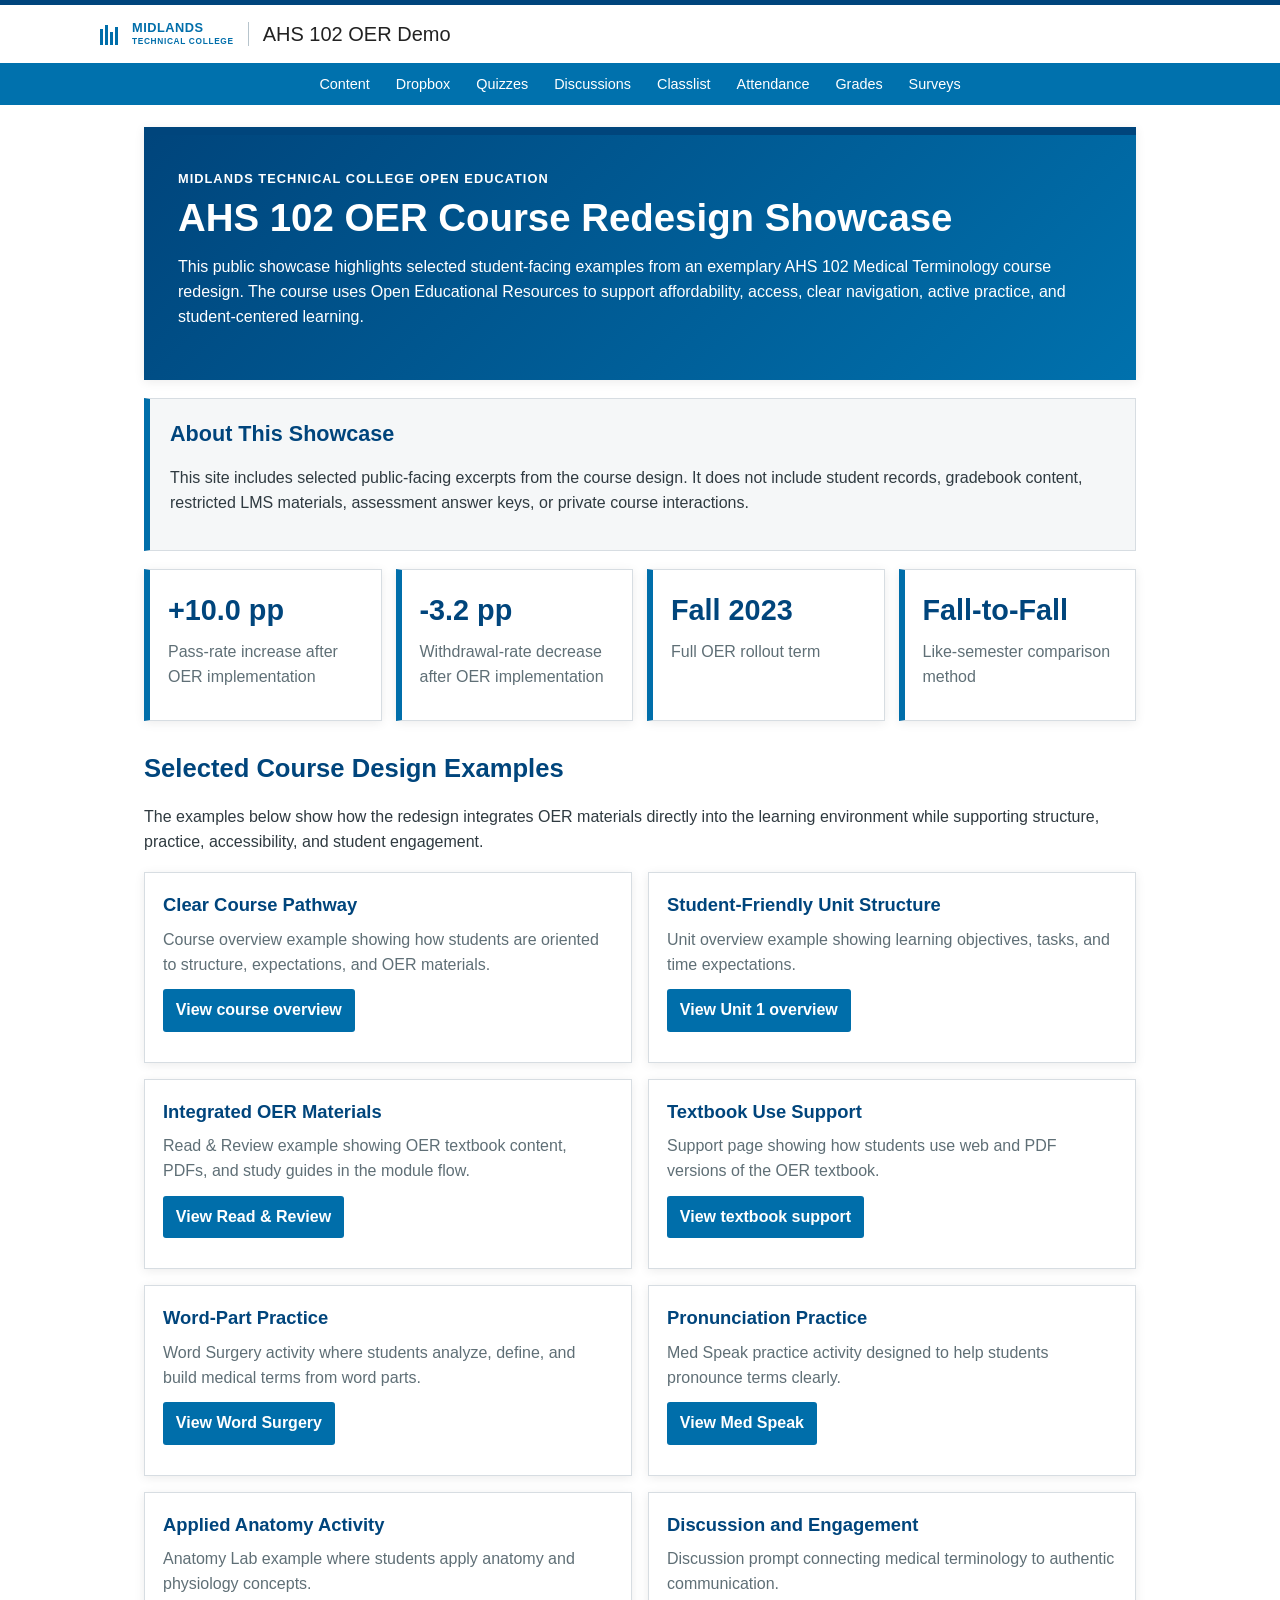
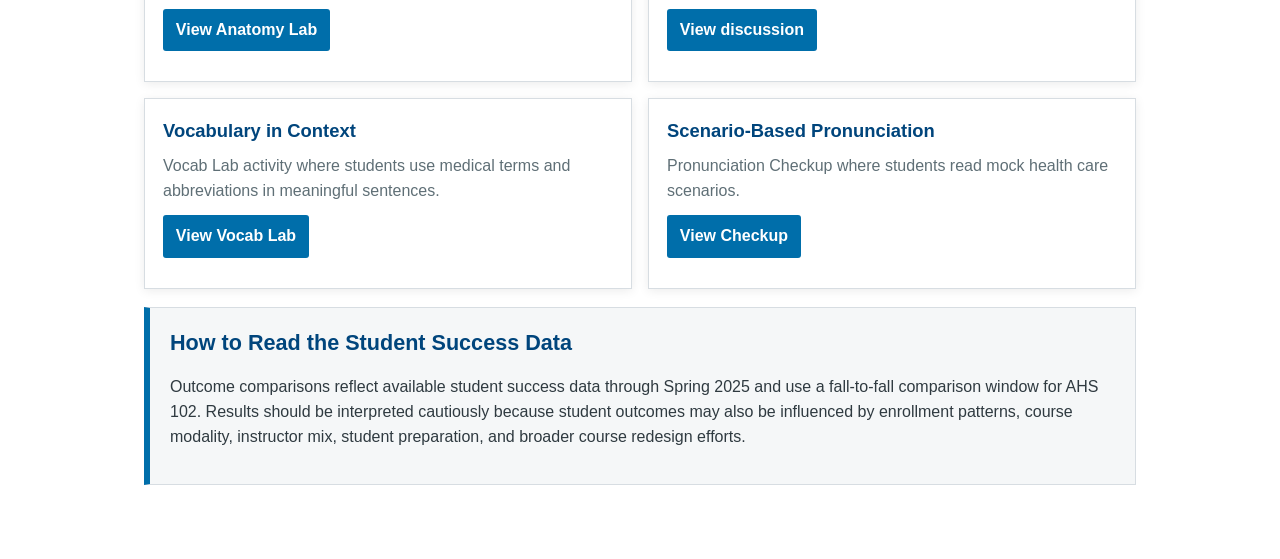
<file: index.html>
<!doctype html>
<html lang="en">
<head>
  <meta charset="utf-8">
  <meta name="viewport" content="width=device-width, initial-scale=1">
  <title>AHS 102 OER Course Redesign Showcase</title>
  <link rel="stylesheet" href="styles.css">
</head>
<body>
  <header class="d2l-shell" aria-label="Course shell preview header">
    <div class="d2l-topbar">
      <div class="mtc-mark" aria-hidden="true"><span></span><span></span><span></span><span></span></div>
      <div class="mtc-name">MIDLANDS<br><small>TECHNICAL COLLEGE</small></div>
      <div class="course-name">AHS 102 OER Demo</div>
    </div>
    <nav class="d2l-nav" aria-label="Sample course navigation">
      <span>Content</span><span>Dropbox</span><span>Quizzes</span><span>Discussions</span><span>Classlist</span><span>Attendance</span><span>Grades</span><span>Surveys</span>
    </nav>
  </header>

  <main class="site-home">
    <section class="home-hero">
      <p class="eyebrow">Midlands Technical College Open Education</p>
      <h1>AHS 102 OER Course Redesign Showcase</h1>
      <p>This public showcase highlights selected student-facing examples from an exemplary AHS 102 Medical Terminology course redesign. The course uses Open Educational Resources to support affordability, access, clear navigation, active practice, and student-centered learning.</p>
    </section>
    <section class="note-card">
      <h2>About This Showcase</h2>
      <p>This site includes selected public-facing excerpts from the course design. It does not include student records, gradebook content, restricted LMS materials, assessment answer keys, or private course interactions.</p>
    </section>
    <section class="impact-grid" aria-label="AHS 102 student success highlights">
      <article><h2>+10.0 pp</h2><p>Pass-rate increase after OER implementation</p></article>
      <article><h2>-3.2 pp</h2><p>Withdrawal-rate decrease after OER implementation</p></article>
      <article><h2>Fall 2023</h2><p>Full OER rollout term</p></article>
      <article><h2>Fall-to-Fall</h2><p>Like-semester comparison method</p></article>
    </section>
    <section class="section-intro">
      <h2>Selected Course Design Examples</h2>
      <p>The examples below show how the redesign integrates OER materials directly into the learning environment while supporting structure, practice, accessibility, and student engagement.</p>
    </section>
    <section class="cards">
      <article class="example-card"><h3>Clear Course Pathway</h3><p>Course overview example showing how students are oriented to structure, expectations, and OER materials.</p><p><a class="button-link" href="pages/course-overview.html">View course overview</a></p></article>
      <article class="example-card"><h3>Student-Friendly Unit Structure</h3><p>Unit overview example showing learning objectives, tasks, and time expectations.</p><p><a class="button-link" href="pages/unit-1-overview.html">View Unit 1 overview</a></p></article>
      <article class="example-card"><h3>Integrated OER Materials</h3><p>Read & Review example showing OER textbook content, PDFs, and study guides in the module flow.</p><p><a class="button-link" href="pages/read-review-word-parts.html">View Read & Review</a></p></article>
      <article class="example-card"><h3>Textbook Use Support</h3><p>Support page showing how students use web and PDF versions of the OER textbook.</p><p><a class="button-link" href="pages/textbook-help.html">View textbook support</a></p></article>
      <article class="example-card"><h3>Word-Part Practice</h3><p>Word Surgery activity where students analyze, define, and build medical terms from word parts.</p><p><a class="button-link" href="pages/word-surgery.html">View Word Surgery</a></p></article>
      <article class="example-card"><h3>Pronunciation Practice</h3><p>Med Speak practice activity designed to help students pronounce terms clearly.</p><p><a class="button-link" href="pages/med-speak-practice.html">View Med Speak</a></p></article>
      <article class="example-card"><h3>Applied Anatomy Activity</h3><p>Anatomy Lab example where students apply anatomy and physiology concepts.</p><p><a class="button-link" href="pages/anatomy-lab.html">View Anatomy Lab</a></p></article>
      <article class="example-card"><h3>Discussion and Engagement</h3><p>Discussion prompt connecting medical terminology to authentic communication.</p><p><a class="button-link" href="pages/discussion-example.html">View discussion</a></p></article>
      <article class="example-card"><h3>Vocabulary in Context</h3><p>Vocab Lab activity where students use medical terms and abbreviations in meaningful sentences.</p><p><a class="button-link" href="pages/vocab-lab.html">View Vocab Lab</a></p></article>
      <article class="example-card"><h3>Scenario-Based Pronunciation</h3><p>Pronunciation Checkup where students read mock health care scenarios.</p><p><a class="button-link" href="pages/pronunciation-checkup.html">View Checkup</a></p></article>
    </section>
    <section class="note-card">
      <h2>How to Read the Student Success Data</h2>
      <p>Outcome comparisons reflect available student success data through Spring 2025 and use a fall-to-fall comparison window for AHS 102. Results should be interpreted cautiously because student outcomes may also be influenced by enrollment patterns, course modality, instructor mix, student preparation, and broader course redesign efforts.</p>
    </section>
  </main>
</body>
</html>
</file>
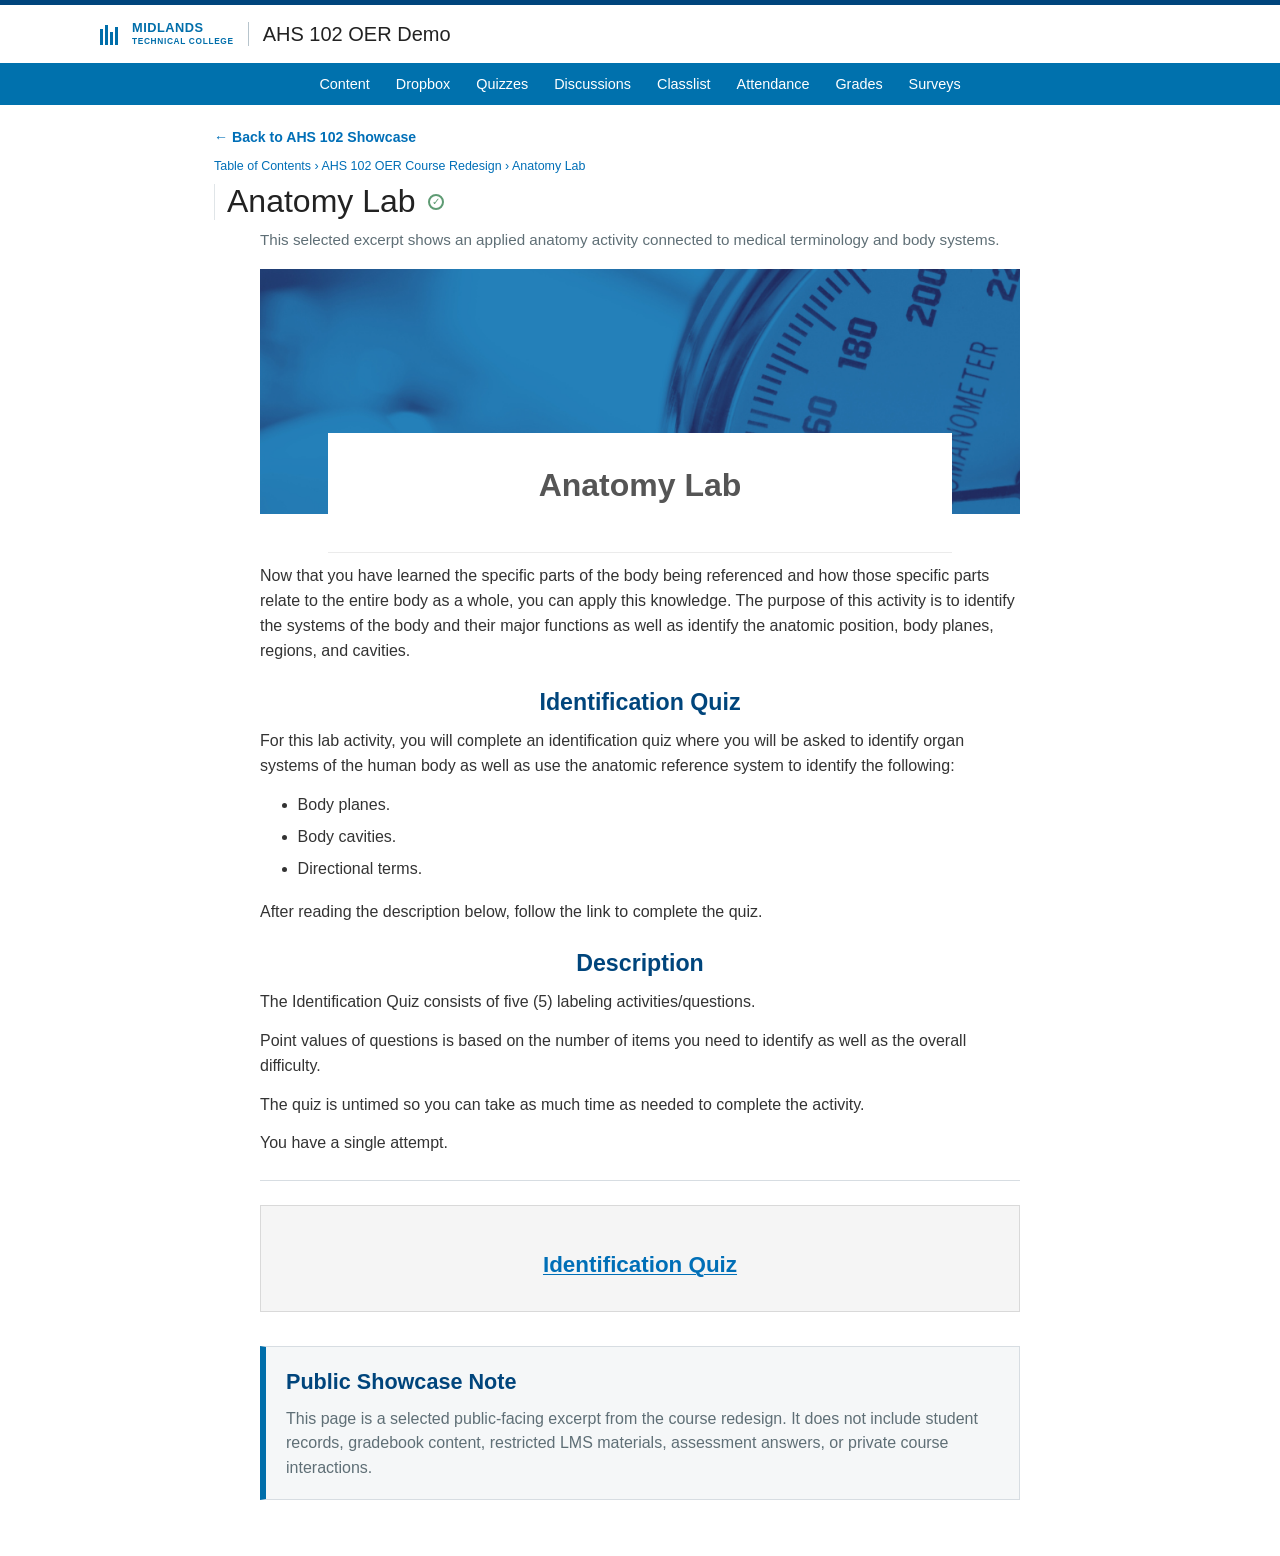
<file: pages/anatomy-lab.html>
<!doctype html>
<html lang="en">
<head>
  <meta charset="utf-8">
  <meta name="viewport" content="width=device-width, initial-scale=1">
  <title>AHS 102 OER Showcase: Anatomy Lab</title>
  <link rel="stylesheet" href="../styles.css">
</head>
<body>
  <header class="d2l-shell" aria-label="Course shell preview header">
    <div class="d2l-topbar">
      <div class="mtc-mark" aria-hidden="true"><span></span><span></span><span></span><span></span></div>
      <div class="mtc-name">MIDLANDS<br><small>TECHNICAL COLLEGE</small></div>
      <div class="course-name">AHS 102 OER Demo</div>
    </div>
    <nav class="d2l-nav" aria-label="Sample course navigation">
      <span>Content</span><span>Dropbox</span><span>Quizzes</span><span>Discussions</span><span>Classlist</span><span>Attendance</span><span>Grades</span><span>Surveys</span>
    </nav>
  </header>

  <main class="course-page">
    <p class="back-link"><a href="../index.html">← Back to AHS 102 Showcase</a></p>
    <div class="breadcrumb">Table of Contents › AHS 102 OER Course Redesign › Anatomy Lab</div>
    <header class="page-titlebar">
      <h1>Anatomy Lab</h1>
      <span class="status-dot" aria-label="Published example"></span>
    </header>
    <p class="page-summary">This selected excerpt shows an applied anatomy activity connected to medical terminology and body systems.</p>
    <section class="d2l-content" aria-label="Selected course content excerpt">
      <div class="container-fluid">
<div class="row">
<div class="col-12">
<div class="intersect-wrapper bg-img-wrapper" id="bg-img-wrapper-3">
<p><img alt="" src="../assets/anatomy.png" title=""/></p>
<div class="row">
<div class="intersect-content text-center offset-md-1 col-md-10">
<h1>Anatomy Lab</h1>
</div>
</div>
</div>
</div>
<div class="offset-md-2 col-md-8">
<p>Now that you have learned the specific parts of the body being referenced and how those specific parts relate to the entire body as a whole, you can apply this knowledge. The purpose of this activity is to identify the systems of the body and their major functions as well as identify the anatomic position, body planes, regions, and cavities. </p>
<h2>Identification Quiz</h2>
<p>For this lab activity, you will complete an identification quiz where you will be asked to identify organ systems of the human body as well as use the anatomic reference system to identify the following: </p>
<ul>
<li>Body planes.</li>
<li>Body cavities.</li>
<li>Directional terms.</li>
</ul>
<p>After reading the description below, follow the link to complete the quiz. </p>
<h2>Description</h2>
<p>The Identification Quiz consists of five (5) labeling activities/questions. </p>
<p>Point values of questions is based on the number of items you need to identify as well as the overall difficulty. </p>
<p>The quiz is untimed so you can take as much time as needed to complete the activity. </p>
<p>You have a single attempt. </p>
<hr/>
<div class="stacked-panels row">
<div class="card bg-light col-12">
<div class="card-body">
<h2><span class="course-file-reference">Identification Quiz</span></h2>
</div>
</div>
</div>
<ul style="list-style-type: none;"></ul>
</div>
</div>
<div class="col-12"></div>

<!-- Template JavaScript -->

</div>
    </section>
    <section class="public-note">
      <h2>Public Showcase Note</h2>
      <p>This page is a selected public-facing excerpt from the course redesign. It does not include student records, gradebook content, restricted LMS materials, assessment answers, or private course interactions.</p>
    </section>
  </main>
</body>
</html>
</file>
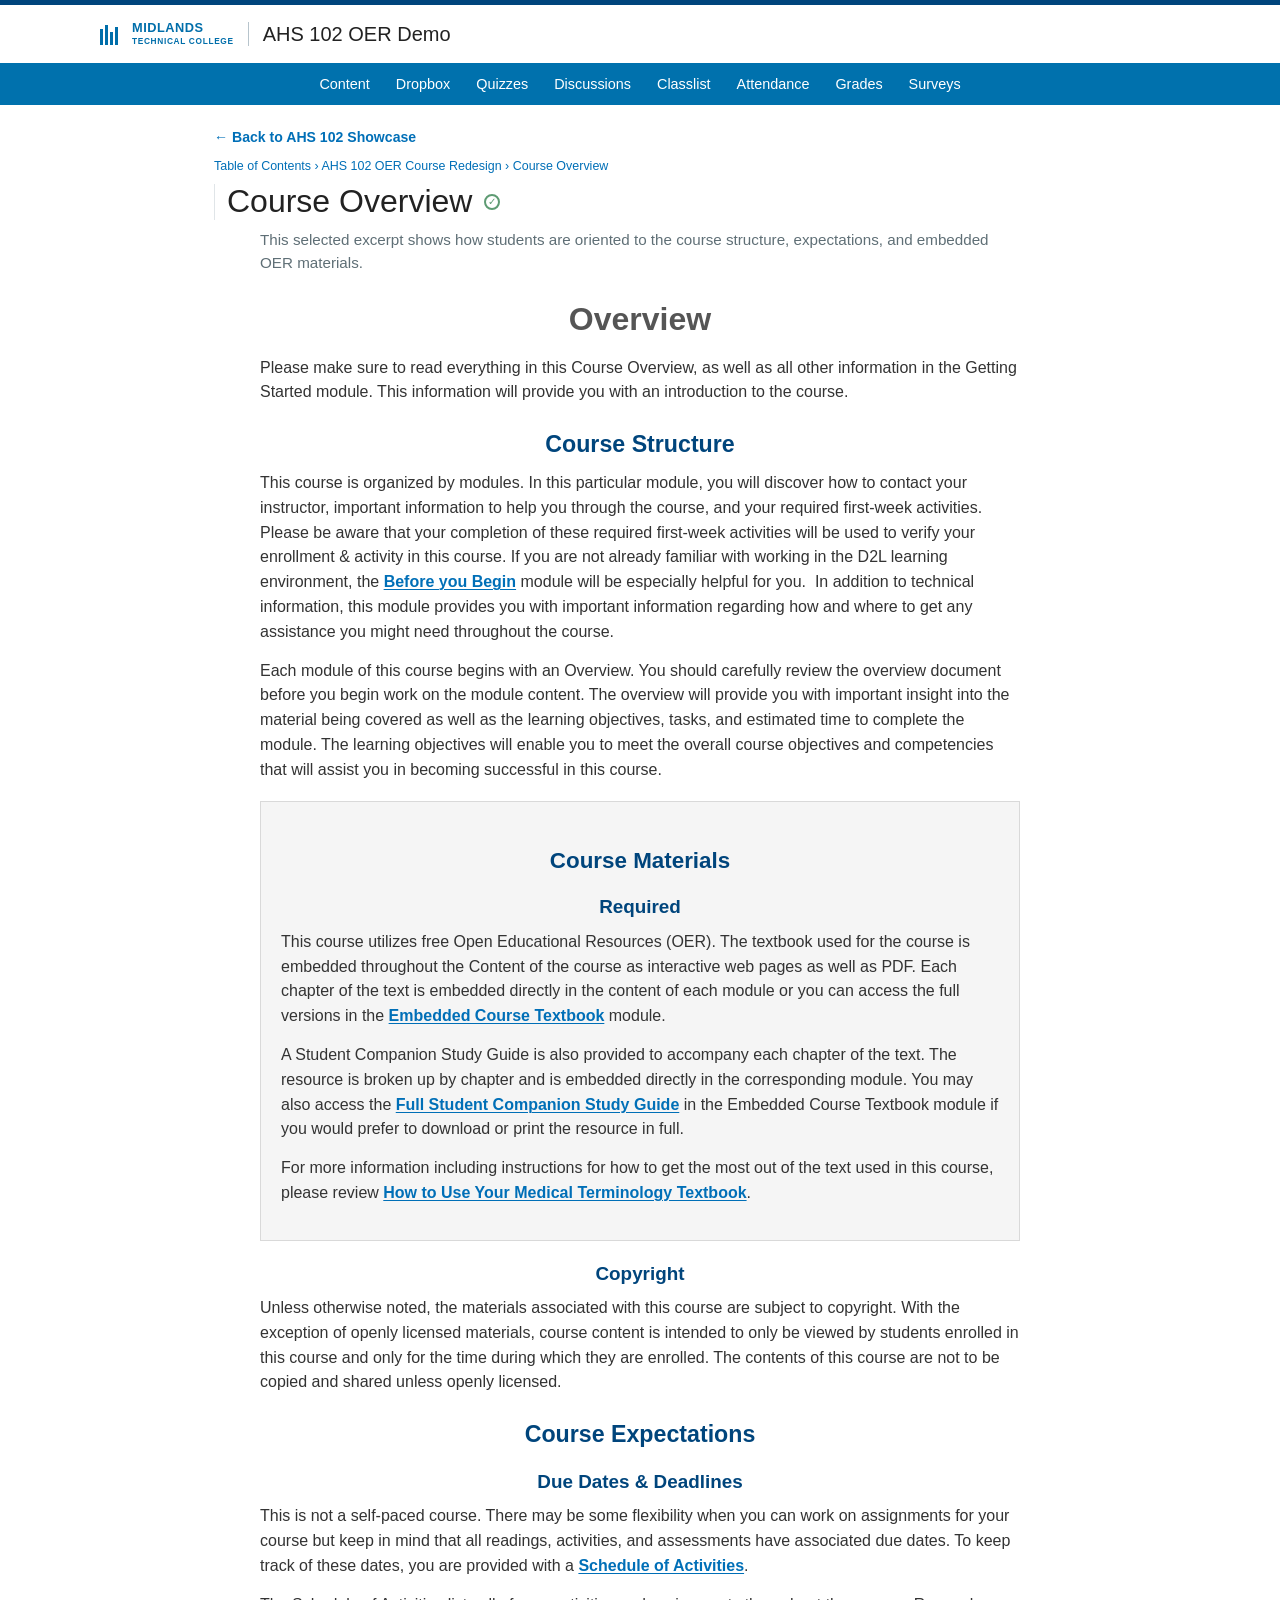
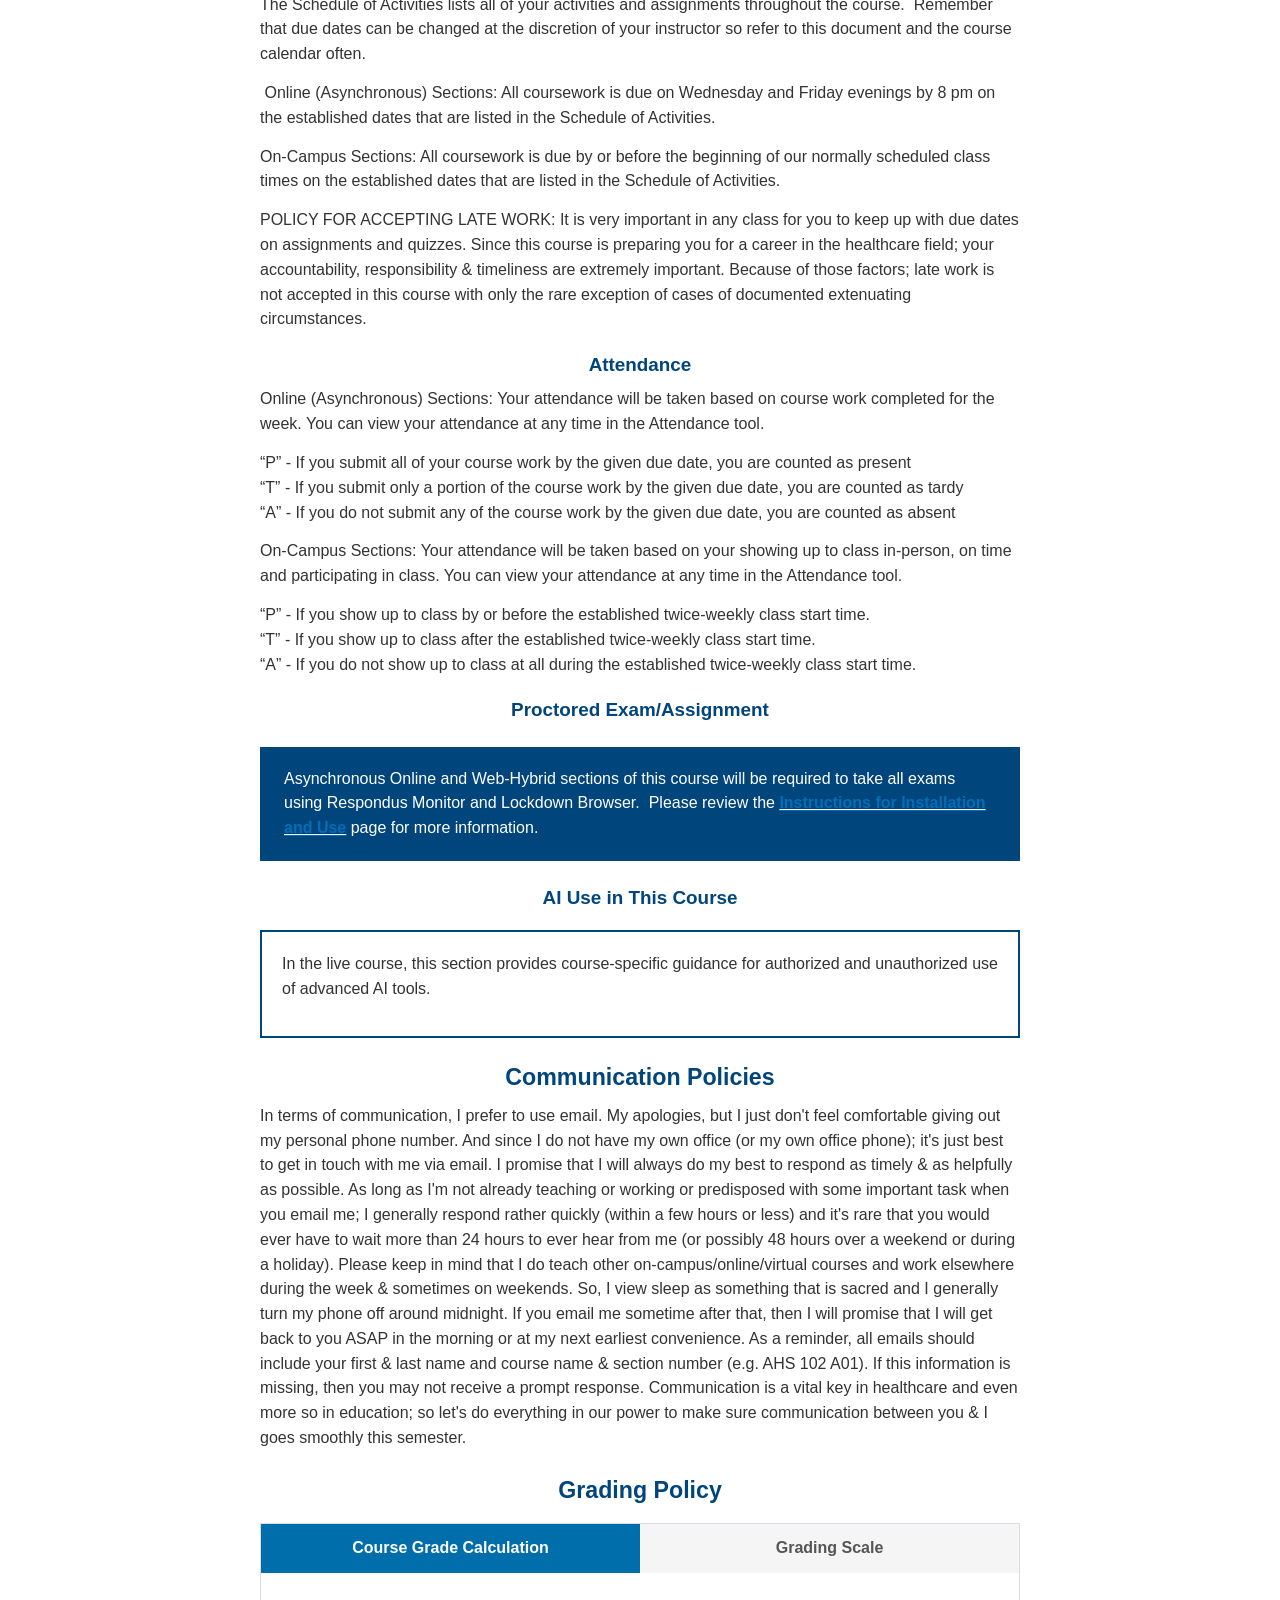
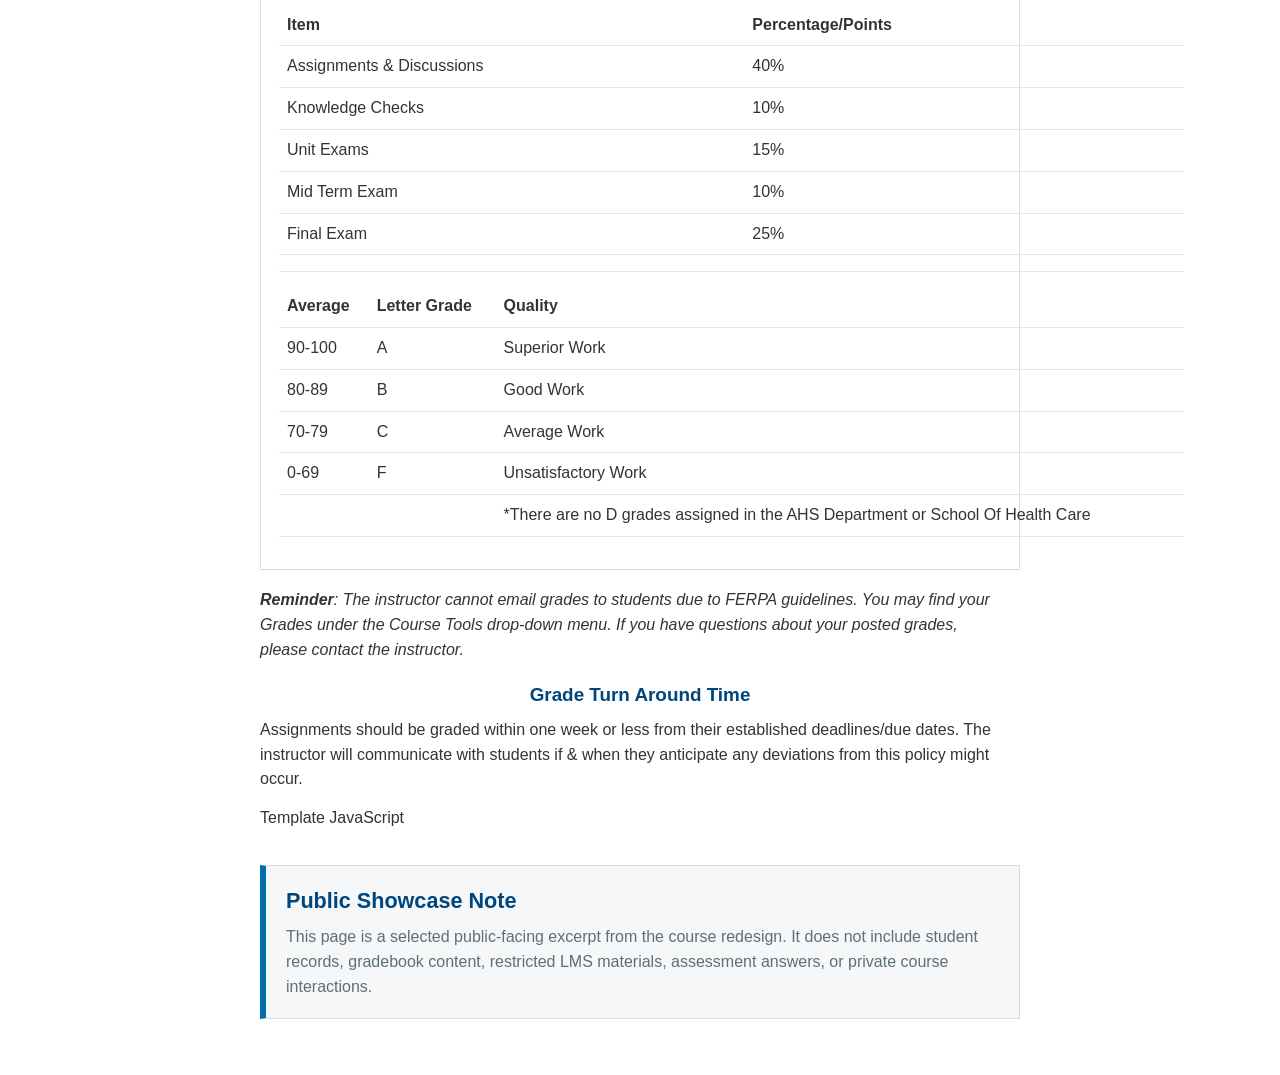
<file: pages/course-overview.html>
<!doctype html>
<html lang="en">
<head>
  <meta charset="utf-8">
  <meta name="viewport" content="width=device-width, initial-scale=1">
  <title>AHS 102 OER Showcase: Course Overview</title>
  <link rel="stylesheet" href="../styles.css">
</head>
<body>
  <header class="d2l-shell" aria-label="Course shell preview header">
    <div class="d2l-topbar">
      <div class="mtc-mark" aria-hidden="true"><span></span><span></span><span></span><span></span></div>
      <div class="mtc-name">MIDLANDS<br><small>TECHNICAL COLLEGE</small></div>
      <div class="course-name">AHS 102 OER Demo</div>
    </div>
    <nav class="d2l-nav" aria-label="Sample course navigation">
      <span>Content</span><span>Dropbox</span><span>Quizzes</span><span>Discussions</span><span>Classlist</span><span>Attendance</span><span>Grades</span><span>Surveys</span>
    </nav>
  </header>

  <main class="course-page">
    <p class="back-link"><a href="../index.html">← Back to AHS 102 Showcase</a></p>
    <div class="breadcrumb">Table of Contents › AHS 102 OER Course Redesign › Course Overview</div>
    <header class="page-titlebar">
      <h1>Course Overview</h1>
      <span class="status-dot" aria-label="Published example"></span>
    </header>
    <p class="page-summary">This selected excerpt shows how students are oriented to the course structure, expectations, and embedded OER materials.</p>
    <section class="d2l-content" aria-label="Selected course content excerpt">
      <div class="container-fluid">
<div class="row">
<div class="col-sm-10 offset-sm-1">
<h1 id="top">Overview</h1>
<p>Please make sure to read everything in this Course Overview, as well as all other information in the Getting Started module. This information will provide you with an introduction to the course.</p>
<h2>Course Structure</h2>
<p>This course is organized by modules. In this particular module, you will discover how to contact your instructor, important information to help you through the course, and your required first-week activities. Please be aware that your completion of these required first-week activities will be used to verify your enrollment &amp; activity in this course. If you are not already familiar with working in the D2L learning environment, the <span class="course-file-reference">Before you Begin</span> module will be especially helpful for you.  In addition to technical information, this module provides you with important information regarding how and where to get any assistance you might need throughout the course.</p>
<p>Each module of this course begins with an Overview. You should carefully review the overview document before you begin work on the module content. The overview will provide you with important insight into the material being covered as well as the learning objectives, tasks, and estimated time to complete the module. The learning objectives will enable you to meet the overall course objectives and competencies that will assist you in becoming successful in this course.</p>
<div class="stacked-panels row">
<div class="card bg-light col-12">
<div class="card-body">
<h2>Course Materials</h2>
<h3>Required</h3>
<p>This course utilizes free Open Educational Resources (OER). The textbook used for the course is embedded throughout the Content of the course as interactive web pages as well as PDF. Each chapter of the text is embedded directly in the content of each module or you can access the full versions in the <span class="course-file-reference">Embedded Course Textbook</span> module. </p>
<p>A Student Companion Study Guide is also provided to accompany each chapter of the text. The resource is broken up by chapter and is embedded directly in the corresponding module. You may also access the <span class="course-file-reference">Full Student Companion Study Guide</span> in the Embedded Course Textbook module if you would prefer to download or print the resource in full. </p>
<p>For more information including instructions for how to get the most out of the text used in this course, please review <span class="course-file-reference">How to Use Your Medical Terminology Textbook</span>. </p>
</div>
</div>
</div>
<h3>Copyright</h3>
<p>Unless otherwise noted, the materials associated with this course are subject to copyright. With the exception of openly licensed materials, course content is intended to only be viewed by students enrolled in this course and only for the time during which they are enrolled. The contents of this course are not to be copied and shared unless openly licensed.</p>
<h2>Course Expectations</h2>
<h3>Due Dates &amp; Deadlines</h3>
<p>This is not a self-paced course. There may be some flexibility when you can work on assignments for your course but keep in mind that all readings, activities, and assessments have associated due dates. To keep track of these dates, you are provided with a <span class="course-file-reference">Schedule of Activities</span>.</p>
<p>The Schedule of Activities lists all of your activities and assignments throughout the course.  Remember that due dates can be changed at the discretion of your instructor so refer to this document and the course calendar often.</p>
<p> Online (Asynchronous) Sections: All coursework is due on Wednesday and Friday evenings by 8 pm on the established dates that are listed in the Schedule of Activities.</p>
<p>On-Campus Sections: All coursework is due by or before the beginning of our normally scheduled class times on the established dates that are listed in the Schedule of Activities.</p>
<p>POLICY FOR ACCEPTING LATE WORK: It is very important in any class for you to keep up with due dates on assignments and quizzes. Since this course is preparing you for a career in the healthcare field; your accountability, responsibility &amp; timeliness are extremely important. Because of those factors; late work is not accepted in this course with only the rare exception of cases of documented extenuating circumstances. </p>
<h3>Attendance</h3>
<p>Online (Asynchronous) Sections: Your attendance will be taken based on course work completed for the week. You can view your attendance at any time in the Attendance tool.</p>
<p>“P” - If you submit all of your course work by the given due date, you are counted as present<br/>“T” - If you submit only a portion of the course work by the given due date, you are counted as tardy<br/>“A” - If you do not submit any of the course work by the given due date, you are counted as absent</p>
<p>On-Campus Sections: Your attendance will be taken based on your showing up to class in-person, on time and participating in class. You can view your attendance at any time in the Attendance tool.</p>
<p>“P” - If you show up to class by or before the established twice-weekly class start time. <br/>“T” - If you show up to class after the established twice-weekly class start time.<br/>“A” - If you do not show up to class at all during the established twice-weekly class start time.</p>
<h3>Proctored Exam/Assignment</h3>
<div class="jumbotron">
<p>Asynchronous Online and Web-Hybrid sections of this course will be required to take all exams using Respondus Monitor and Lockdown Browser.  Please review the<span style="color: rgb(255, 255, 255);"> <span style="text-decoration: underline;"><span class="course-file-reference">Instructions for Installation and Use</span></span></span> page for more information.  </p>
</div>
<h3>AI Use in This Course</h3>
<div class="card card-standard">
<div class="card-body">
<p>In the live course, this section provides course-specific guidance for authorized and unauthorized use of advanced AI tools.</p>
</div>
</div>
<h2>Communication Policies</h2>
<p>In terms of communication, I prefer to use email. My apologies, but I just don't feel comfortable giving out my personal phone number. And since I do not have my own office (or my own office phone); it's just best to get in touch with me via email. I promise that I will always do my best to respond as timely &amp; as helpfully as possible. As long as I'm not already teaching or working or predisposed with some important task when you email me; I generally respond rather quickly (within a few hours or less) and it's rare that you would ever have to wait more than 24 hours to ever hear from me (or possibly 48 hours over a weekend or during a holiday). Please keep in mind that I do teach other on-campus/online/virtual courses and work elsewhere during the week &amp; sometimes on weekends. So, I view sleep as something that is sacred and I generally turn my phone off around midnight. If you email me sometime after that, then I will promise that I will get back to you ASAP in the morning or at my next earliest convenience. As a reminder, all emails should include your first &amp; last name and course name &amp; section number (e.g. AHS 102 A01). If this information is missing, then you may not receive a prompt response. Communication is a vital key in healthcare and even more so in education; so let's do everything in our power to make sure communication between you &amp; I goes smoothly this semester.  </p>
<h2>Grading Policy</h2>
<div class="tabs-wrapper tabs-horizontal">
<div class="row">
<div class="col-12">
<div class="list-group flex-md-row text-center" role="tablist"><a class="list-group-item list-group-item-action active" data-toggle="list" role="tab">Course Grade Calculation</a> <a class="list-group-item list-group-item-action" data-toggle="list" role="tab">Grading Scale</a></div>
</div>
<div class="col-12">
<div class="tab-content">
<div class="tab-pane fade show active" role="tabpanel" tabindex="0">
<table style="width: 905px;">
<thead>
<tr>
<td style="width: 464.797px;">Item</td>
<td style="width: 439.203px;">Percentage/Points</td>
</tr>
</thead>
<tbody>
<tr>
<td style="width: 464.797px;">Assignments &amp; Discussions</td>
<td style="width: 439.203px;">40%</td>
</tr>
<tr>
<td style="width: 464.797px;">Knowledge Checks</td>
<td style="width: 439.203px;">10%</td>
</tr>
<tr>
<td style="width: 464.797px;">Unit Exams</td>
<td style="width: 439.203px;">15%</td>
</tr>
<tr>
<td style="width: 464.797px;">Mid Term Exam</td>
<td style="width: 439.203px;">10%</td>
</tr>
<tr>
<td style="width: 464.797px;">Final Exam</td>
<td style="width: 439.203px;">25%</td>
</tr>
<tr>
<td style="width: 464.797px;"></td>
<td style="width: 439.203px;"></td>
</tr>
</tbody>
</table>
</div>
<div class="tab-pane fade" role="tabpanel" tabindex="0">
<table style="width: 905px;">
<thead>
<tr>
<td>Average</td>
<td>Letter Grade</td>
<td>Quality</td>
</tr>
</thead>
<tbody>
<tr>
<td>90-100</td>
<td>A</td>
<td>Superior Work</td>
</tr>
<tr>
<td>80-89</td>
<td>B</td>
<td>Good Work</td>
</tr>
<tr>
<td>70-79</td>
<td>C</td>
<td>Average Work</td>
</tr>
<tr>
<td>0-69</td>
<td>F</td>
<td>Unsatisfactory Work</td>
</tr>
<tr>
<td></td>
<td></td>
<td>*There are no D grades assigned in the AHS Department or School Of Health Care</td>
</tr>
</tbody>
</table>
</div>
</div>
</div>
</div>
</div>
<p class="small"><em><strong>Reminder</strong>: The instructor cannot email grades to students due to FERPA guidelines. You may find your Grades under the Course Tools drop-down menu. If you have questions about your posted grades, please contact the instructor.</em></p>
<h3>Grade Turn Around Time</h3>
<p><enter for="" grades="" here="" the="" time="" turnaround=""></enter>Assignments should be graded within one week or less from their established deadlines/due dates. The instructor will communicate with students if &amp; when they anticipate any deviations from this policy might occur. </p>
</div>
<div class="col-12"></div>
</div>
</div>

 Template JavaScript 

    </section>
    <section class="public-note">
      <h2>Public Showcase Note</h2>
      <p>This page is a selected public-facing excerpt from the course redesign. It does not include student records, gradebook content, restricted LMS materials, assessment answers, or private course interactions.</p>
    </section>
  </main>
</body>
</html>
</file>
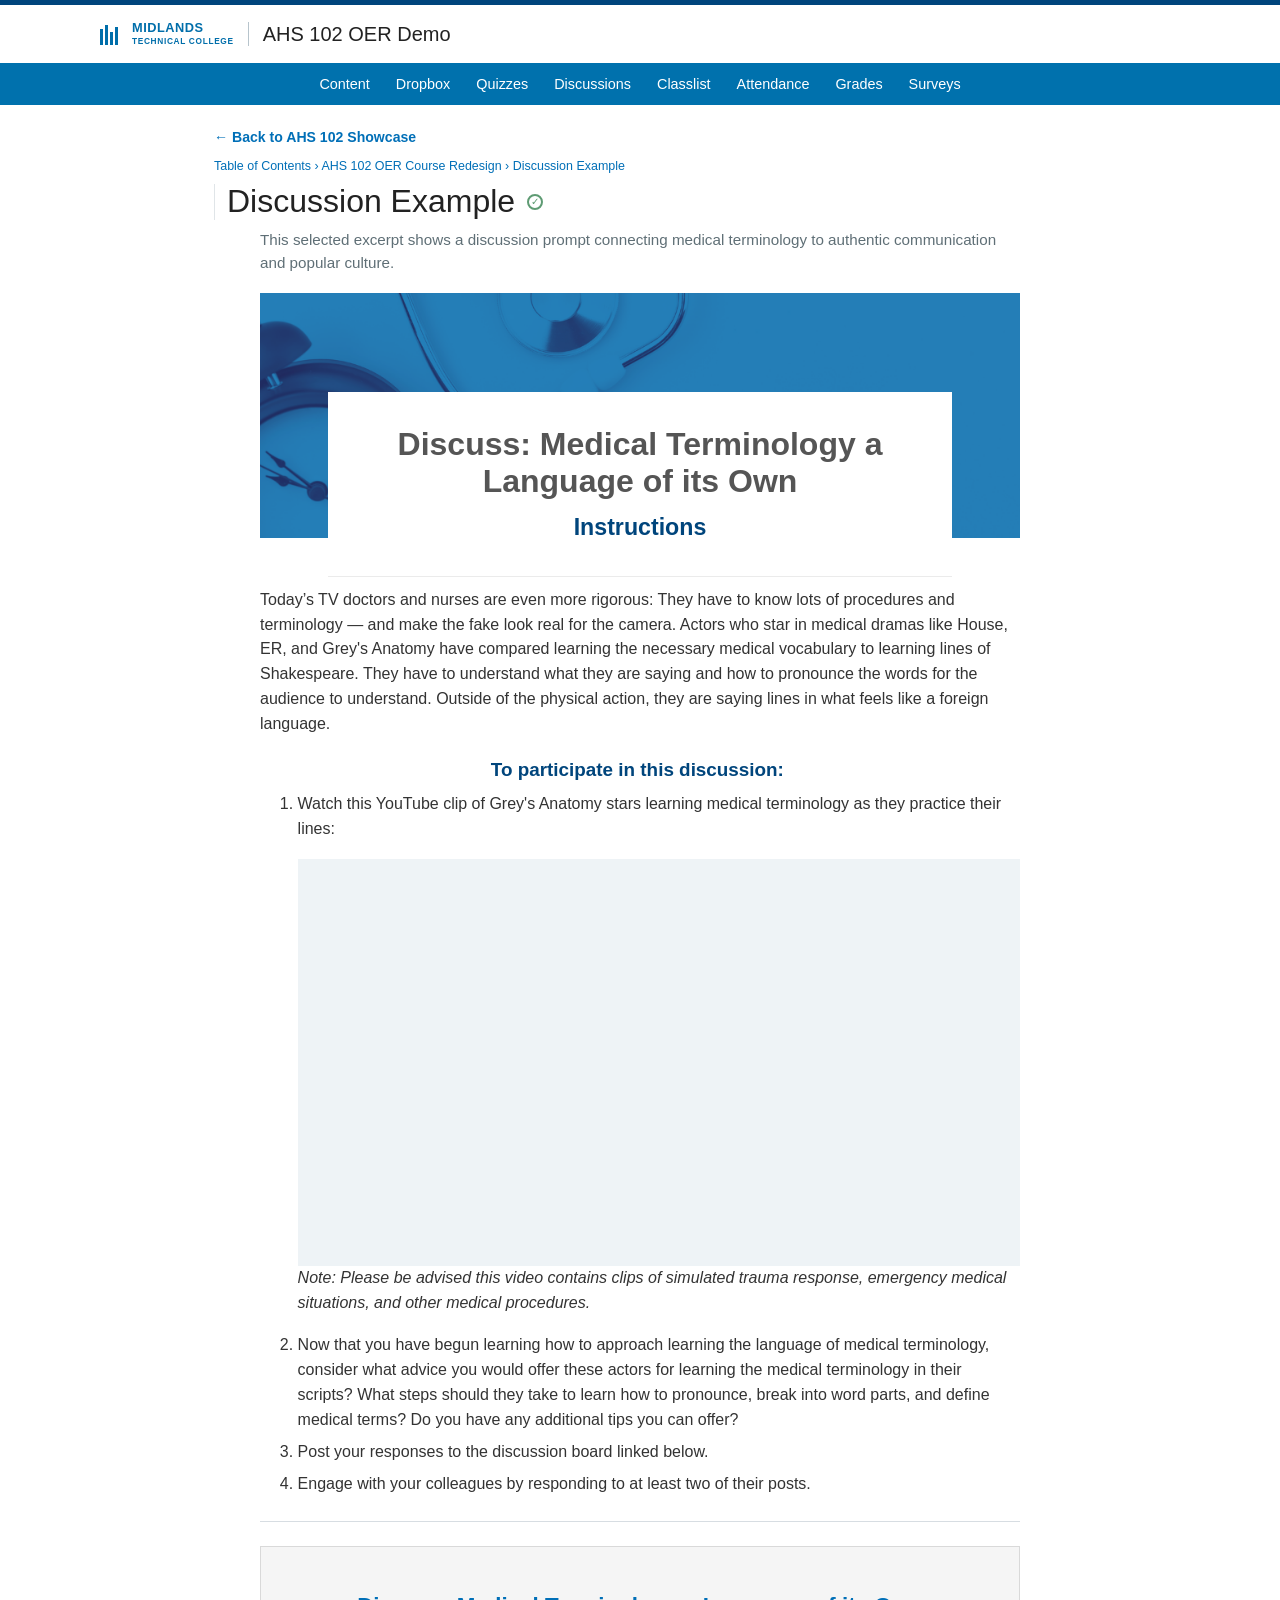
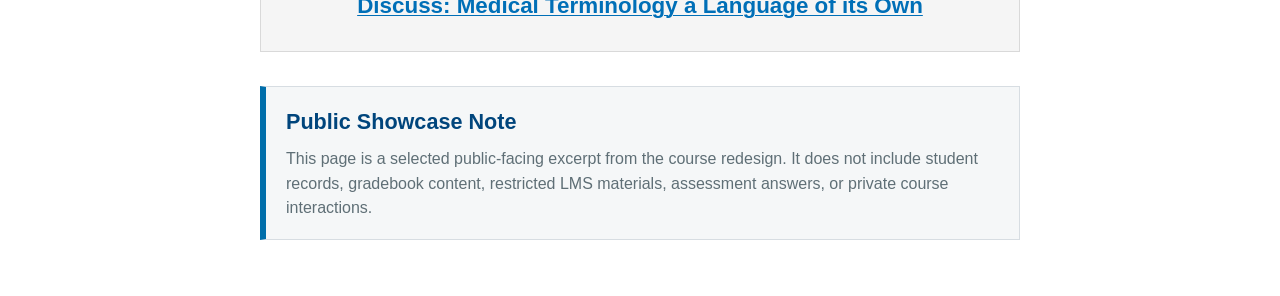
<file: pages/discussion-example.html>
<!doctype html>
<html lang="en">
<head>
  <meta charset="utf-8">
  <meta name="viewport" content="width=device-width, initial-scale=1">
  <title>AHS 102 OER Showcase: Discussion Example</title>
  <link rel="stylesheet" href="../styles.css">
</head>
<body>
  <header class="d2l-shell" aria-label="Course shell preview header">
    <div class="d2l-topbar">
      <div class="mtc-mark" aria-hidden="true"><span></span><span></span><span></span><span></span></div>
      <div class="mtc-name">MIDLANDS<br><small>TECHNICAL COLLEGE</small></div>
      <div class="course-name">AHS 102 OER Demo</div>
    </div>
    <nav class="d2l-nav" aria-label="Sample course navigation">
      <span>Content</span><span>Dropbox</span><span>Quizzes</span><span>Discussions</span><span>Classlist</span><span>Attendance</span><span>Grades</span><span>Surveys</span>
    </nav>
  </header>

  <main class="course-page">
    <p class="back-link"><a href="../index.html">← Back to AHS 102 Showcase</a></p>
    <div class="breadcrumb">Table of Contents › AHS 102 OER Course Redesign › Discussion Example</div>
    <header class="page-titlebar">
      <h1>Discussion Example</h1>
      <span class="status-dot" aria-label="Published example"></span>
    </header>
    <p class="page-summary">This selected excerpt shows a discussion prompt connecting medical terminology to authentic communication and popular culture.</p>
    <section class="d2l-content" aria-label="Selected course content excerpt">
      <div class="container-fluid">
<div class="row">
<div class="col-12">
<div class="intersect-wrapper bg-img-wrapper" id="bg-img-wrapper-3">
<p><img alt="" src="../assets/discuss.png" title=""/></p>
<div class="row">
<div class="intersect-content text-center offset-md-1 col-md-10">
<h1>Discuss: Medical Terminology a Language of its Own</h1>
<h2>Instructions</h2>
</div>
</div>
</div>
</div>
<div class="offset-md-2 col-md-8">
<p>Today’s TV doctors and nurses are even more rigorous: They have to know lots of procedures and terminology — and make the fake look real for the camera. Actors who star in medical dramas like House, ER, and Grey's Anatomy have compared learning the necessary medical vocabulary to learning lines of Shakespeare. They have to understand what they are saying and how to pronounce the words for the audience to understand. Outside of the physical action, they are saying lines in what feels like a foreign language. </p>
<h3>To participate in this discussion: </h3>
<ol class="large-number">
<li>
<p>Watch this YouTube clip of Grey's Anatomy stars learning medical terminology as they practice their lines:</p>
<div class="video-wrapper">
<div class="embed-responsive embed-responsive-16by9"><iframe allow="accelerometer; autoplay; clipboard-write; encrypted-media; gyroscope; picture-in-picture; web-share" allowfullscreen="allowfullscreen" frameborder="0" height="315" src="https://www.youtube.com/embed/zt1-XXhmMgQ?wmode=opaque&amp;rel=0" title="YouTube video player" width="560"></iframe></div>
<div class="video-text">
<p><em>Note: Please be advised this video contains clips of simulated trauma response, emergency medical situations, and other medical procedures. </em></p>
</div>
</div>
</li>
<li>Now that you have begun learning how to approach learning the language of medical terminology,  consider what advice you would offer these actors for learning the medical terminology in their scripts? What steps should they take to learn how to pronounce, break into word parts, and define medical terms? Do you have any additional tips you can offer?</li>
<li>Post your responses to the discussion board linked below. </li>
<li>Engage with your colleagues by responding to at least two of their posts. </li>
</ol>
<hr/>
<div class="stacked-panels row">
<div class="card bg-light col-12">
<div class="card-body">
<h2><span class="course-file-reference">Discuss: Medical Terminology a Language of its Own</span></h2>
</div>
</div>
</div>
<ul style="list-style-type: none;"></ul>
</div>
</div>
<div class="col-12"></div>

<!-- Template JavaScript -->

</div>
    </section>
    <section class="public-note">
      <h2>Public Showcase Note</h2>
      <p>This page is a selected public-facing excerpt from the course redesign. It does not include student records, gradebook content, restricted LMS materials, assessment answers, or private course interactions.</p>
    </section>
  </main>
</body>
</html>
</file>
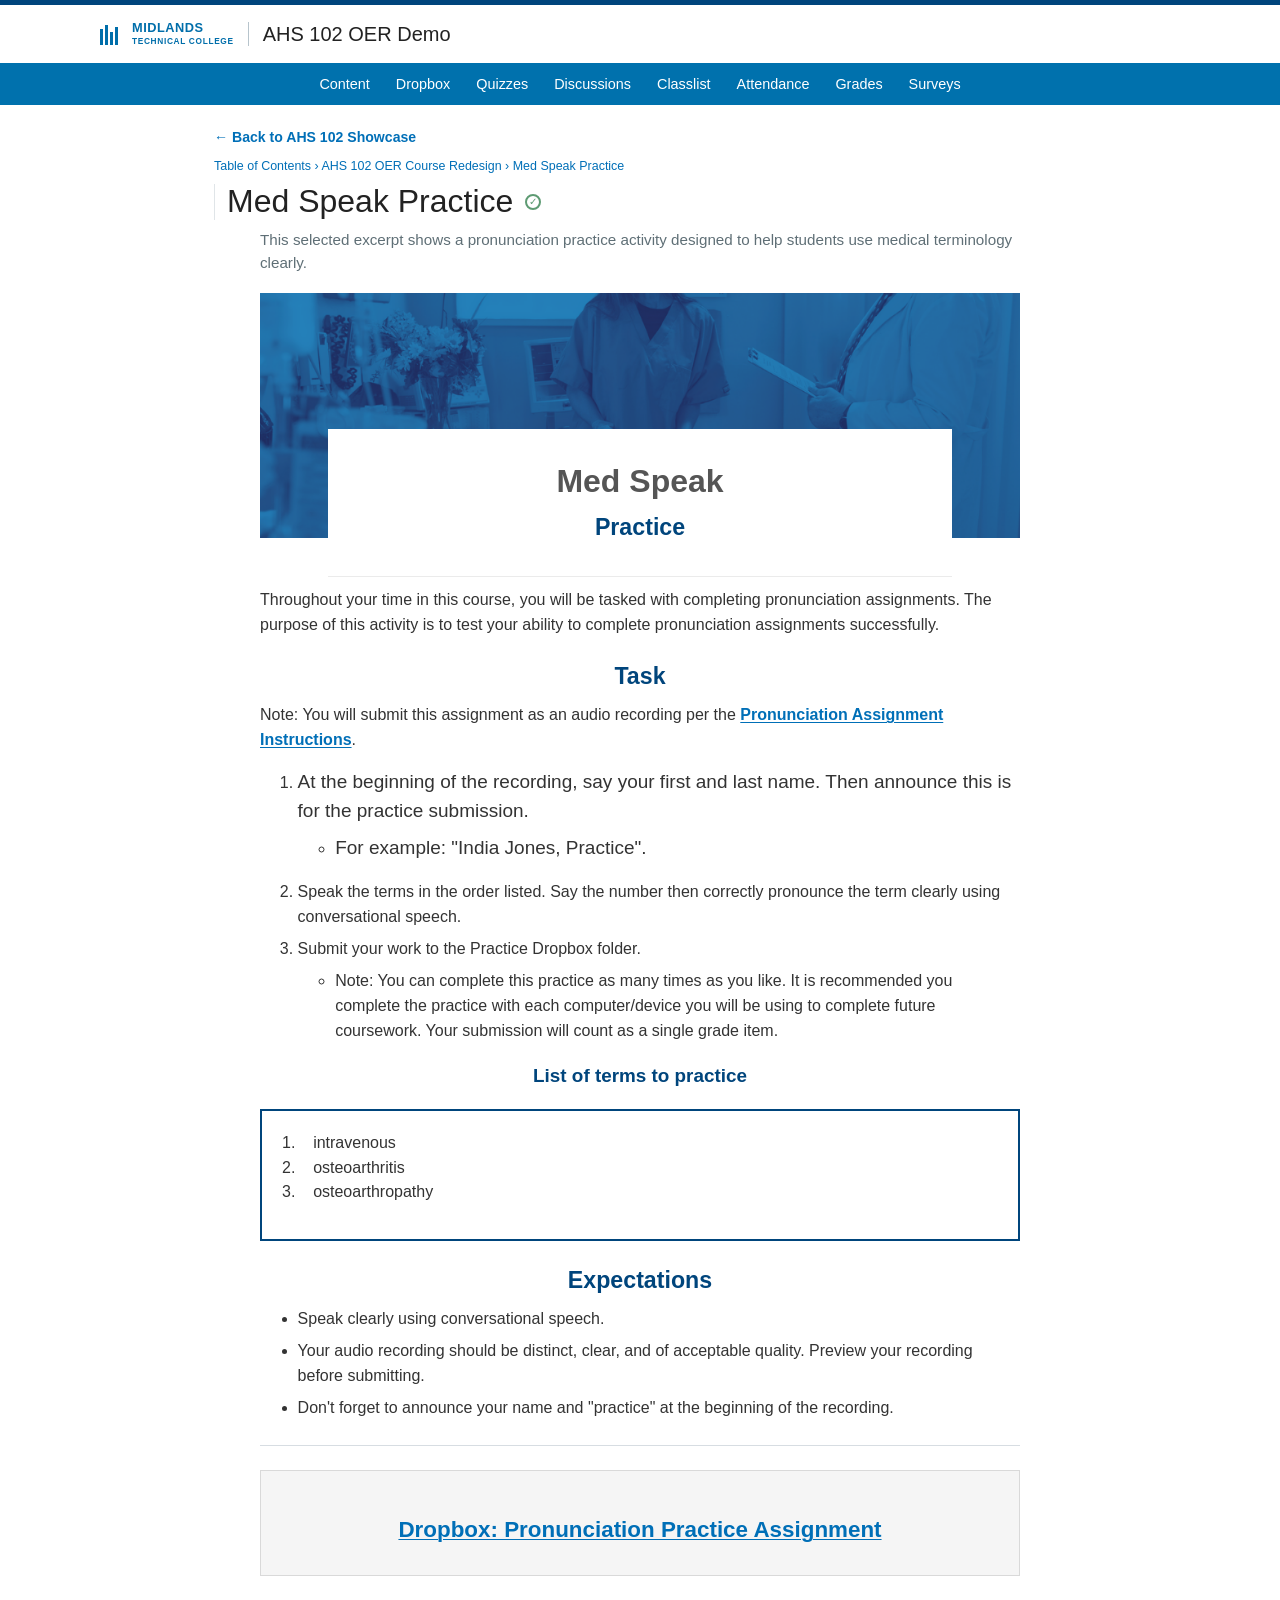
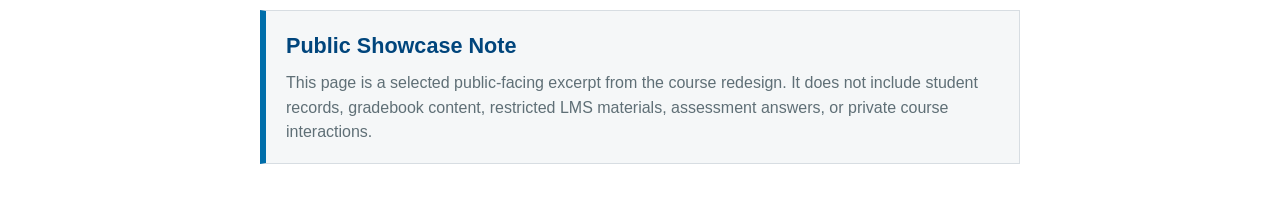
<file: pages/med-speak-practice.html>
<!doctype html>
<html lang="en">
<head>
  <meta charset="utf-8">
  <meta name="viewport" content="width=device-width, initial-scale=1">
  <title>AHS 102 OER Showcase: Med Speak Practice</title>
  <link rel="stylesheet" href="../styles.css">
</head>
<body>
  <header class="d2l-shell" aria-label="Course shell preview header">
    <div class="d2l-topbar">
      <div class="mtc-mark" aria-hidden="true"><span></span><span></span><span></span><span></span></div>
      <div class="mtc-name">MIDLANDS<br><small>TECHNICAL COLLEGE</small></div>
      <div class="course-name">AHS 102 OER Demo</div>
    </div>
    <nav class="d2l-nav" aria-label="Sample course navigation">
      <span>Content</span><span>Dropbox</span><span>Quizzes</span><span>Discussions</span><span>Classlist</span><span>Attendance</span><span>Grades</span><span>Surveys</span>
    </nav>
  </header>

  <main class="course-page">
    <p class="back-link"><a href="../index.html">← Back to AHS 102 Showcase</a></p>
    <div class="breadcrumb">Table of Contents › AHS 102 OER Course Redesign › Med Speak Practice</div>
    <header class="page-titlebar">
      <h1>Med Speak Practice</h1>
      <span class="status-dot" aria-label="Published example"></span>
    </header>
    <p class="page-summary">This selected excerpt shows a pronunciation practice activity designed to help students use medical terminology clearly.</p>
    <section class="d2l-content" aria-label="Selected course content excerpt">
      <div class="container-fluid">
<div class="row">
<div class="col-12">
<div class="intersect-wrapper bg-img-wrapper" id="bg-img-wrapper-3">
<p><img alt="" src="../assets/medspeak.png" title=""/></p>
<div class="row">
<div class="intersect-content text-center offset-md-1 col-md-10">
<h1>Med Speak</h1>
<h2>Practice</h2>
</div>
</div>
</div>
</div>
<div class="offset-md-2 col-md-8">
<p>Throughout your time in this course, you will be tasked with completing pronunciation assignments. The purpose of this activity is to test your ability to complete pronunciation assignments successfully. </p>
<h2>Task</h2>
<p>Note: You will submit this assignment as an audio recording per the <span class="course-file-reference">Pronunciation Assignment Instructions</span>. </p>
<ol>
<li><span style="font-size: 1.1875rem;">At the beginning of the recording, say your first and last name. Then announce this is for the practice submission. </span>
<ul>
<li><span style="font-size: 1.1875rem;">For example: "India Jones, Practice".</span></li>
</ul>
</li>
<li>Speak the terms in the order listed. Say the number then correctly pronounce the term clearly using conversational speech.</li>
<li>Submit your work to the Practice Dropbox folder. 
<ul>
<li>Note: You can complete this practice as many times as you like. It is recommended you complete the practice with each computer/device you will be using to complete future coursework. Your submission will count as a single grade item. </li>
</ul>
</li>
</ol>
<h3>List of terms to practice</h3>
<div class="card card-standard">
<div class="card-body">
<p>1.    intravenous <br/>2.    osteoarthritis  <br/>3.    osteoarthropathy </p>
</div>
</div>
<h2>Expectations</h2>
<ul>
<li>Speak clearly using conversational speech. </li>
<li>Your audio recording should be distinct, clear, and of acceptable quality. Preview your recording before submitting.</li>
<li>Don't forget to announce your name and "practice" at the beginning of the recording. </li>
</ul>
<hr/>
<div class="stacked-panels row">
<div class="card bg-light col-12">
<div class="card-body">
<h2><span class="course-file-reference">Dropbox: Pronunciation Practice Assignment</span></h2>
</div>
</div>
</div>
<ul style="list-style-type: none;"></ul>
</div>
</div>
<div class="col-12"></div>

<!-- Template JavaScript -->

</div>
    </section>
    <section class="public-note">
      <h2>Public Showcase Note</h2>
      <p>This page is a selected public-facing excerpt from the course redesign. It does not include student records, gradebook content, restricted LMS materials, assessment answers, or private course interactions.</p>
    </section>
  </main>
</body>
</html>
</file>
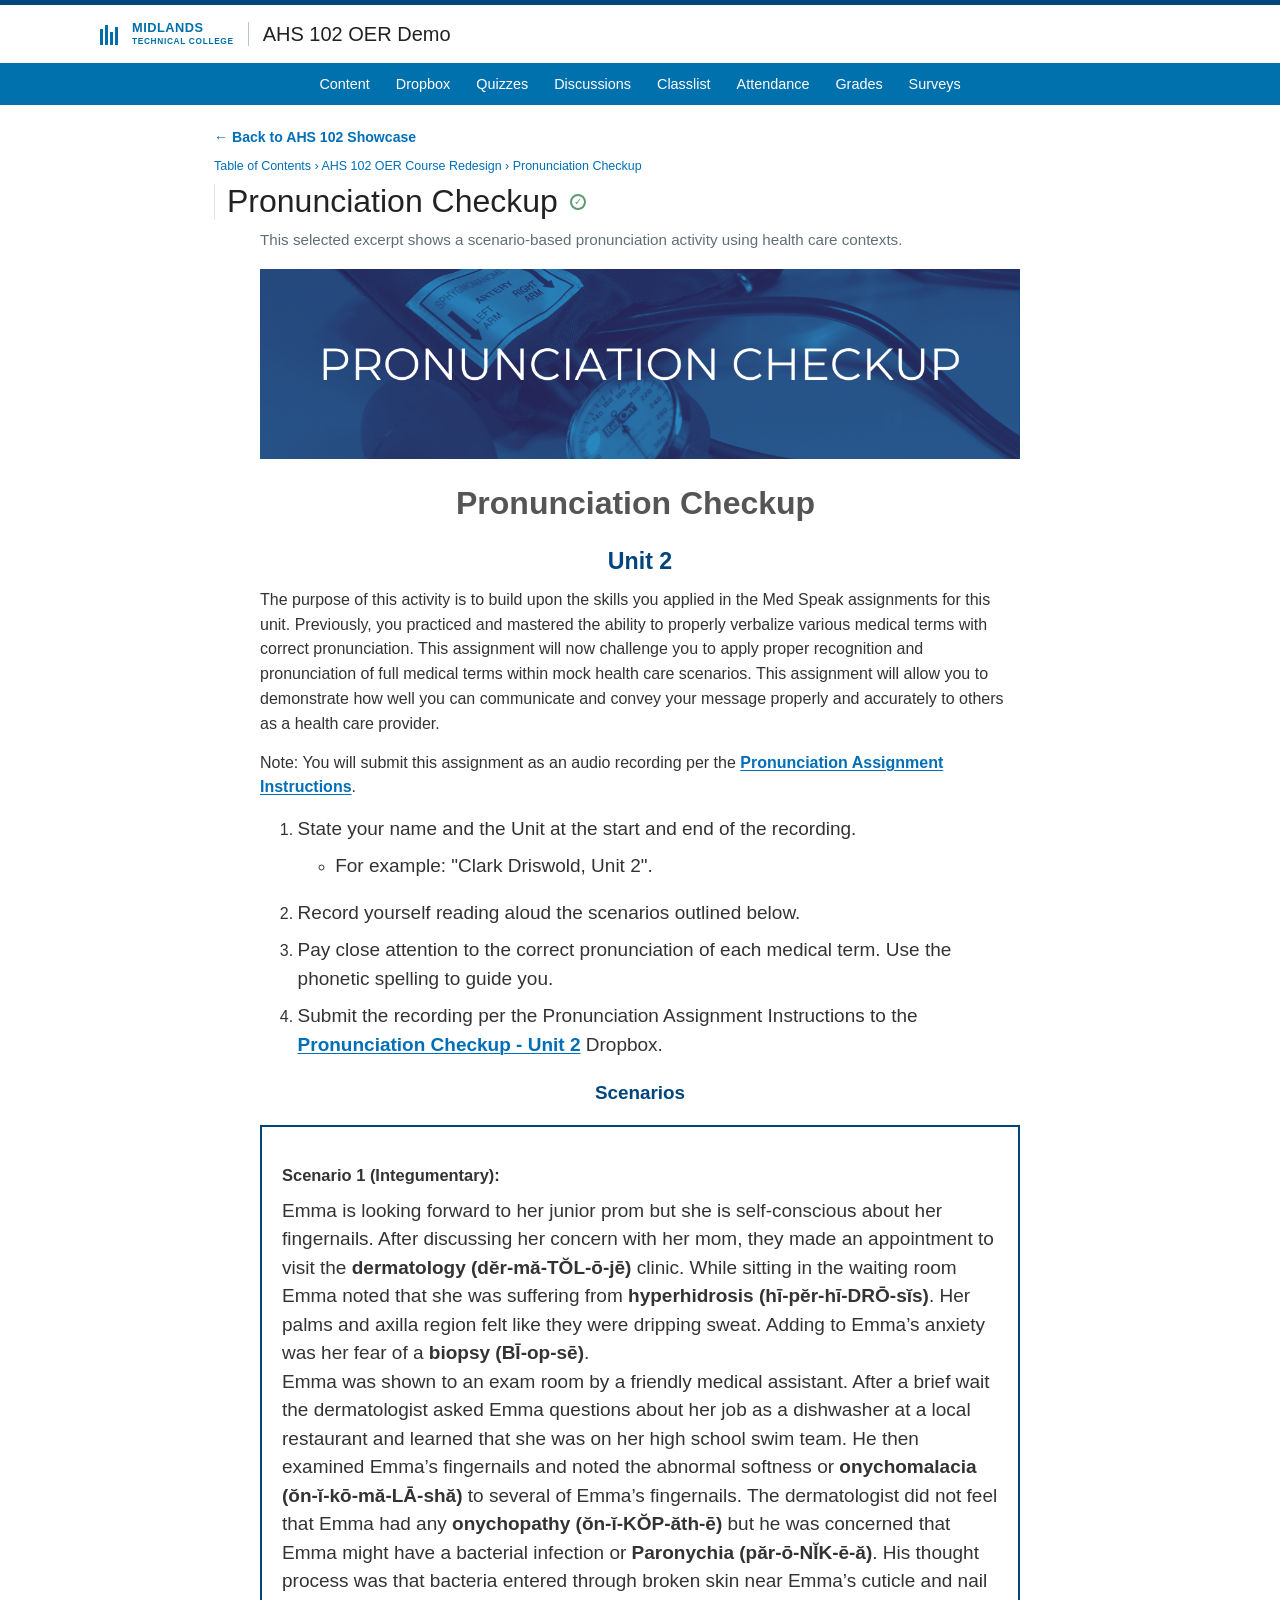
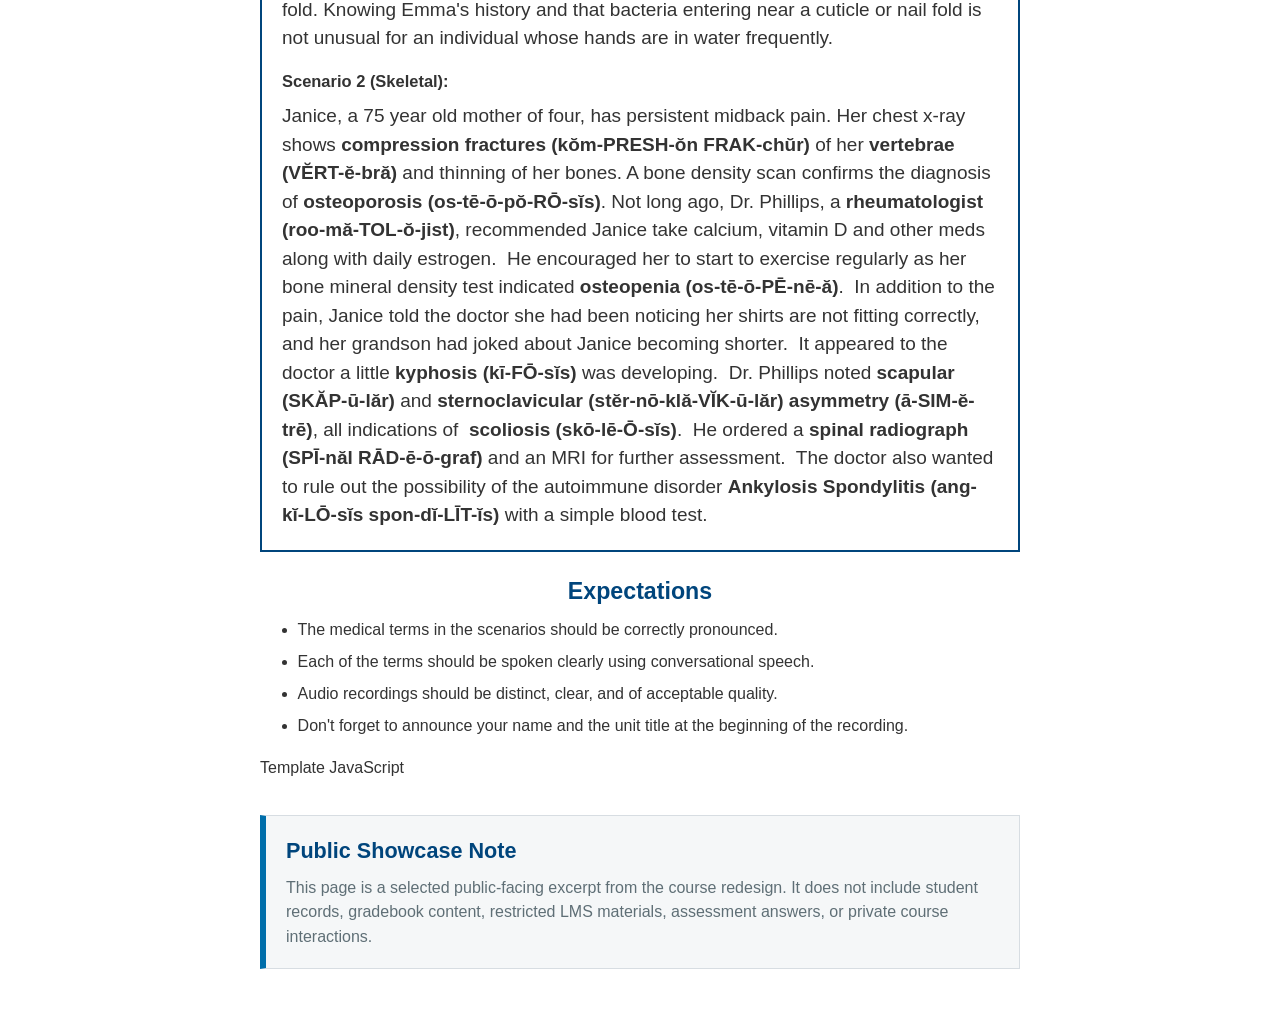
<file: pages/pronunciation-checkup.html>
<!doctype html>
<html lang="en">
<head>
  <meta charset="utf-8">
  <meta name="viewport" content="width=device-width, initial-scale=1">
  <title>AHS 102 OER Showcase: Pronunciation Checkup</title>
  <link rel="stylesheet" href="../styles.css">
</head>
<body>
  <header class="d2l-shell" aria-label="Course shell preview header">
    <div class="d2l-topbar">
      <div class="mtc-mark" aria-hidden="true"><span></span><span></span><span></span><span></span></div>
      <div class="mtc-name">MIDLANDS<br><small>TECHNICAL COLLEGE</small></div>
      <div class="course-name">AHS 102 OER Demo</div>
    </div>
    <nav class="d2l-nav" aria-label="Sample course navigation">
      <span>Content</span><span>Dropbox</span><span>Quizzes</span><span>Discussions</span><span>Classlist</span><span>Attendance</span><span>Grades</span><span>Surveys</span>
    </nav>
  </header>

  <main class="course-page">
    <p class="back-link"><a href="../index.html">← Back to AHS 102 Showcase</a></p>
    <div class="breadcrumb">Table of Contents › AHS 102 OER Course Redesign › Pronunciation Checkup</div>
    <header class="page-titlebar">
      <h1>Pronunciation Checkup</h1>
      <span class="status-dot" aria-label="Published example"></span>
    </header>
    <p class="page-summary">This selected excerpt shows a scenario-based pronunciation activity using health care contexts.</p>
    <section class="d2l-content" aria-label="Selected course content excerpt">
      <div class="container-fluid">
<div class="row">
<div class="col-12 banner-img">
<p><img alt="" src="../assets/checkup.png" title=""/></p>
</div>
<div class="col-sm-10 offset-sm-1">
<h1>Pronunciation Checkup </h1>
<h2>Unit 2</h2>
<p>The purpose of this activity is to build upon the skills you applied in the Med Speak assignments for this unit. Previously, you practiced and mastered the ability to properly verbalize various medical terms with correct pronunciation. This assignment will now challenge you to apply proper recognition and pronunciation of full medical terms within mock health care scenarios. This assignment will allow you to demonstrate how well you can communicate and convey your message properly and accurately to others as a health care provider.</p>
<p>Note: You will submit this assignment as an audio recording per the <span class="course-file-reference">Pronunciation Assignment Instructions</span>. </p>
<ol>
<li><span style="font-size: 1.1875rem;">State your name and the Unit at the start and end of the recording.</span>
<ul>
<li><span style="font-size: 1.1875rem;">For example: "Clark Driswold, Unit 2".</span><span style="font-size: 1.1875rem;"></span></li>
</ul>
</li>
<li><span style="font-size: 1.1875rem;">Record yourself reading aloud the scenarios outlined below. </span></li>
<li><span style="font-size: 1.1875rem;">Pay close attention to the correct pronunciation of each medical term. Use the phonetic spelling to guide you.  </span></li>
<li><span style="font-size: 1.1875rem;">Submit the recording per the Pronunciation Assignment Instructions to the <span class="course-file-reference">Pronunciation Checkup - Unit 2</span> Dropbox. </span></li>
</ol>
<h3>Scenarios</h3>
<div class="card card-standard">
<div class="card-body">
<h4>Scenario 1 (Integumentary):</h4>
<p style="line-height: 150%; background: white; margin: 0in 0in 0.0001pt; font-size: 11pt; font-family: Arial, sans-serif;"><span style="font-size: 19px; line-height: 150%; font-family: Lato, sans-serif;">Emma is looking forward to her junior prom but she is self-conscious about her fingernails. After discussing her concern with her mom, they made an appointment to visit the <b>dermatology (dĕr-mă-TŎL-ō-jē)</b> clinic. While sitting in the waiting room Emma noted that she was suffering from <b>hyperhidrosis (hī-pĕr-hī-DRŌ-sĭs)</b>. Her palms and axilla region felt like they were dripping sweat. Adding to Emma’s anxiety was her fear of a <b>biopsy (BĪ-op-sē)</b>.</span></p>

<p style="line-height: 150%; background: white; margin: 0in 0in 0.0001pt; font-size: 11pt; font-family: Arial, sans-serif;"><span style="font-size: 19px; line-height: 150%; font-family: Lato, sans-serif;">Emma was shown to an exam room by a friendly medical assistant. After a brief wait the dermatologist asked Emma questions about her job as a dishwasher at a local restaurant and learned that she was on her high school swim team. He then examined Emma’s fingernails<b> </b>and noted the abnormal softness or <b>onychomalacia (ŏn-ĭ-kō-mă-LĀ-shă) </b>to several of Emma’s fingernails. The dermatologist did not feel that Emma had any <b>onychopathy (ŏn-ĭ-KŎP-ăth-ē)</b> but he was concerned that Emma might have a bacterial infection or <b>Paronychia (păr-ō-NĬK-ē-ă)</b>. His thought process was that bacteria entered through broken skin near Emma’s cuticle and nail fold. Knowing Emma's history and that bacteria entering near a cuticle or nail fold is not unusual for an individual whose hands are in water frequently. </span></p>

<h4>Scenario 2 (Skeletal):</h4>
<p style="line-height: 150%; background: white; margin: 0in 0in 0.0001pt; font-size: 11pt; font-family: Arial, sans-serif;"><span style="font-size: 19px; line-height: 150%; font-family: Lato, sans-serif;">Janice, a 75 year old mother of four, has persistent midback pain. Her chest x-ray shows <b>compression fractures (kŏm-PRESH-ŏn FRAK-chŭr)</b> of her <b>vertebrae (VĔRT-ĕ-bră) </b>and thinning of her bones. A bone density scan confirms the diagnosis of <b>osteoporosis (os-tē-ō-pŏ-RŌ-sĭs)</b>. Not long ago, Dr. Phillips, a <b>rheumatologist (roo-mă-TOL-ŏ-jist)</b>, recommended Janice take calcium, vitamin D and other meds along with daily estrogen.  He encouraged her to start to exercise regularly as her bone mineral density test indicated <b>osteopenia (os-tē-ō-PĒ-nē-ă)</b>.  In addition to the pain, Janice told the doctor she had been noticing her shirts are not fitting correctly, and her grandson had joked about Janice becoming shorter.  It appeared to the doctor a little <b>kyphosis (kī-FŌ-sĭs) </b>was developing.  Dr. Phillips noted <b>scapular (SKĂP-ū-lăr)</b> and <b>sternoclavicular (stĕr-nō-klă-VĬK-ū-lăr)</b> <b>asymmetry (ā-SIM-ĕ-trē)</b>, all indications of  <b>scoliosis (skō-lē-Ō-sĭs)</b>.  He ordered a <b>spinal radiograph (SPĪ-năl RĀD-ē-ō-graf)</b> and an MRI for further assessment.  The doctor also wanted to rule out the possibility of the autoimmune disorder <b>Ankylosis Spondylitis (ang-kĭ-LŌ-sĭs spon-dĭ-LĪT-ĭs) </b>with a simple blood test.</span></p>

</div>
</div>
<h2>Expectations</h2>
<ul>
<li>The medical terms in the scenarios should be correctly pronounced. </li>
<li>Each of the terms should be spoken clearly using conversational speech. </li>
<li>Audio recordings should be distinct, clear, and of acceptable quality. </li>
<li>Don't forget to announce your name and the unit title at the beginning of the recording. </li>
</ul>
</div>
<p><a href="https://documentation.brightspace.com/EN/le/html_editor/instructor/html_editor_intro.htm?tocpath=Instructors%7CSet%20up%20and%20deliver%20a%20course%7CCreate%20course%20content%7CFormat%20HTML%20course%20content%7C_____0" rel="noopener" target="_blank"><span class="sr-only">(this link opens in a new window/tab)</span></a></p>
</div>
<div class="col-12"></div>
</div>

 Template JavaScript 

    </section>
    <section class="public-note">
      <h2>Public Showcase Note</h2>
      <p>This page is a selected public-facing excerpt from the course redesign. It does not include student records, gradebook content, restricted LMS materials, assessment answers, or private course interactions.</p>
    </section>
  </main>
</body>
</html>
</file>
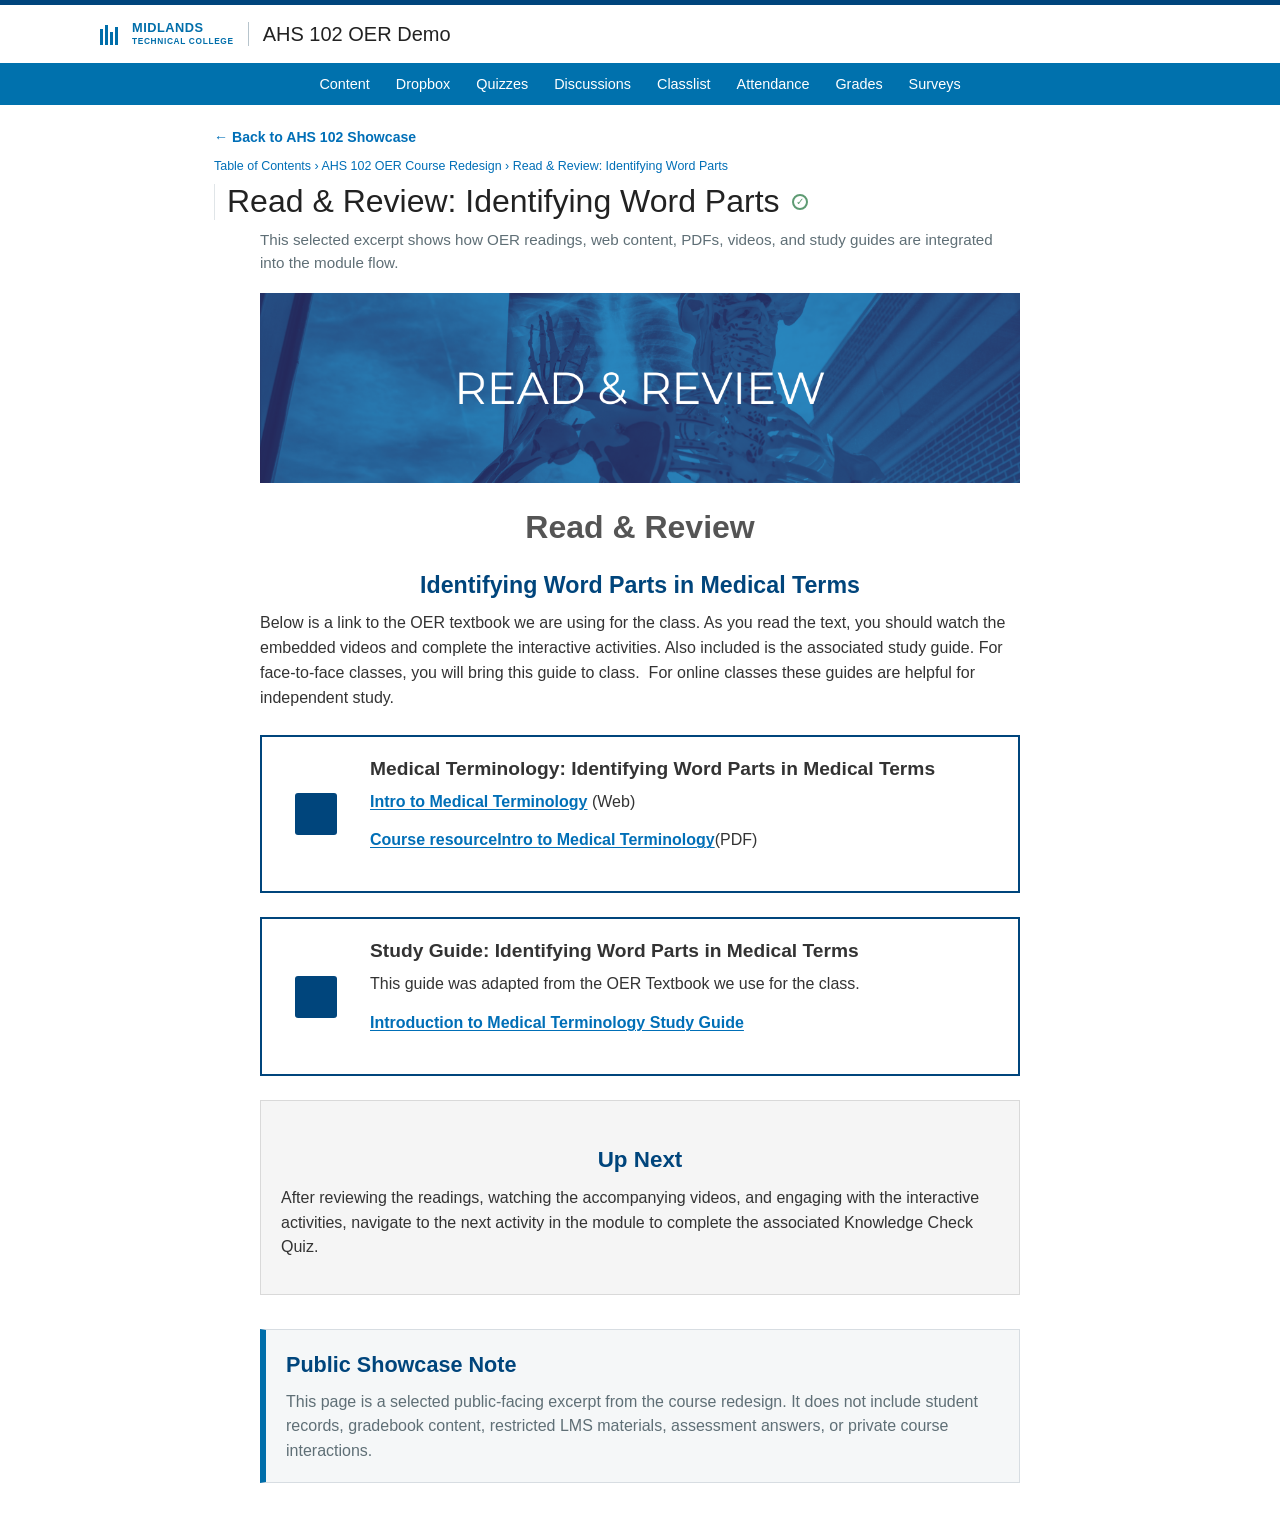
<file: pages/read-review-word-parts.html>
<!doctype html>
<html lang="en">
<head>
  <meta charset="utf-8">
  <meta name="viewport" content="width=device-width, initial-scale=1">
  <title>AHS 102 OER Showcase: Read &amp; Review: Identifying Word Parts</title>
  <link rel="stylesheet" href="../styles.css">
</head>
<body>
  <header class="d2l-shell" aria-label="Course shell preview header">
    <div class="d2l-topbar">
      <div class="mtc-mark" aria-hidden="true"><span></span><span></span><span></span><span></span></div>
      <div class="mtc-name">MIDLANDS<br><small>TECHNICAL COLLEGE</small></div>
      <div class="course-name">AHS 102 OER Demo</div>
    </div>
    <nav class="d2l-nav" aria-label="Sample course navigation">
      <span>Content</span><span>Dropbox</span><span>Quizzes</span><span>Discussions</span><span>Classlist</span><span>Attendance</span><span>Grades</span><span>Surveys</span>
    </nav>
  </header>

  <main class="course-page">
    <p class="back-link"><a href="../index.html">← Back to AHS 102 Showcase</a></p>
    <div class="breadcrumb">Table of Contents › AHS 102 OER Course Redesign › Read &amp; Review: Identifying Word Parts</div>
    <header class="page-titlebar">
      <h1>Read &amp; Review: Identifying Word Parts</h1>
      <span class="status-dot" aria-label="Published example"></span>
    </header>
    <p class="page-summary">This selected excerpt shows how OER readings, web content, PDFs, videos, and study guides are integrated into the module flow.</p>
    <section class="d2l-content" aria-label="Selected course content excerpt">
      <div class="container-fluid">
<div class="row">
<div class="col-12 banner-img">
<p><img alt="" src="../assets/Read.png" title=""/></p>
</div>
<div class="col-sm-10 offset-sm-1">
<h1>Read &amp; Review</h1>
<h2>Identifying Word Parts in Medical Terms</h2>
<p>Below is a link to the OER textbook we are using for the class. As you read the text, you should watch the embedded videos and complete the interactive activities. Also included is the associated study guide. For face-to-face classes, you will bring this guide to class.  For online classes these guides are helpful for independent study.</p>
<div class="card card-graphic">
<div class="card-body">
<div class="card-icon"><span class="fas fa-book"></span></div>
<div class="card-text">
<h2>Medical Terminology: Identifying Word Parts in Medical Terms</h2>
<p><span class="course-file-reference">Intro to Medical Terminology</span> (Web)</p>
<p><span class="course-file-reference">Course resource</span><span class="course-file-reference">Intro to Medical Terminology</span>(PDF)</p>

<ul style="list-style-type: none;">
<li></li>
</ul>
</div>
</div>
</div>
<div class="card card-graphic">
<div class="card-body">
<div class="card-icon"><span class="fas fa-clipboard"> </span></div>
<div class="card-text">
<h2>Study Guide: Identifying Word Parts in Medical Terms</h2>
<p>This guide was adapted from the OER Textbook we use for the class. </p>
<p><span class="course-file-reference">Introduction to Medical Terminology Study Guide</span></p>
<ul style="list-style-type: none;">
<li></li>
</ul>
</div>
</div>
</div>

<div class="stacked-panels row">
<div class="card bg-light col-12">
<div class="card-body">
<h2>Up Next</h2>
<p>After reviewing the readings, watching the accompanying videos, and engaging with the interactive activities, navigate to the next activity in the module to complete the associated Knowledge Check Quiz. </p>
</div>
</div>
</div>

</div>
<div class="col-12"></div>

<!-- Template JavaScript -->

</div>
</div>
    </section>
    <section class="public-note">
      <h2>Public Showcase Note</h2>
      <p>This page is a selected public-facing excerpt from the course redesign. It does not include student records, gradebook content, restricted LMS materials, assessment answers, or private course interactions.</p>
    </section>
  </main>
</body>
</html>
</file>
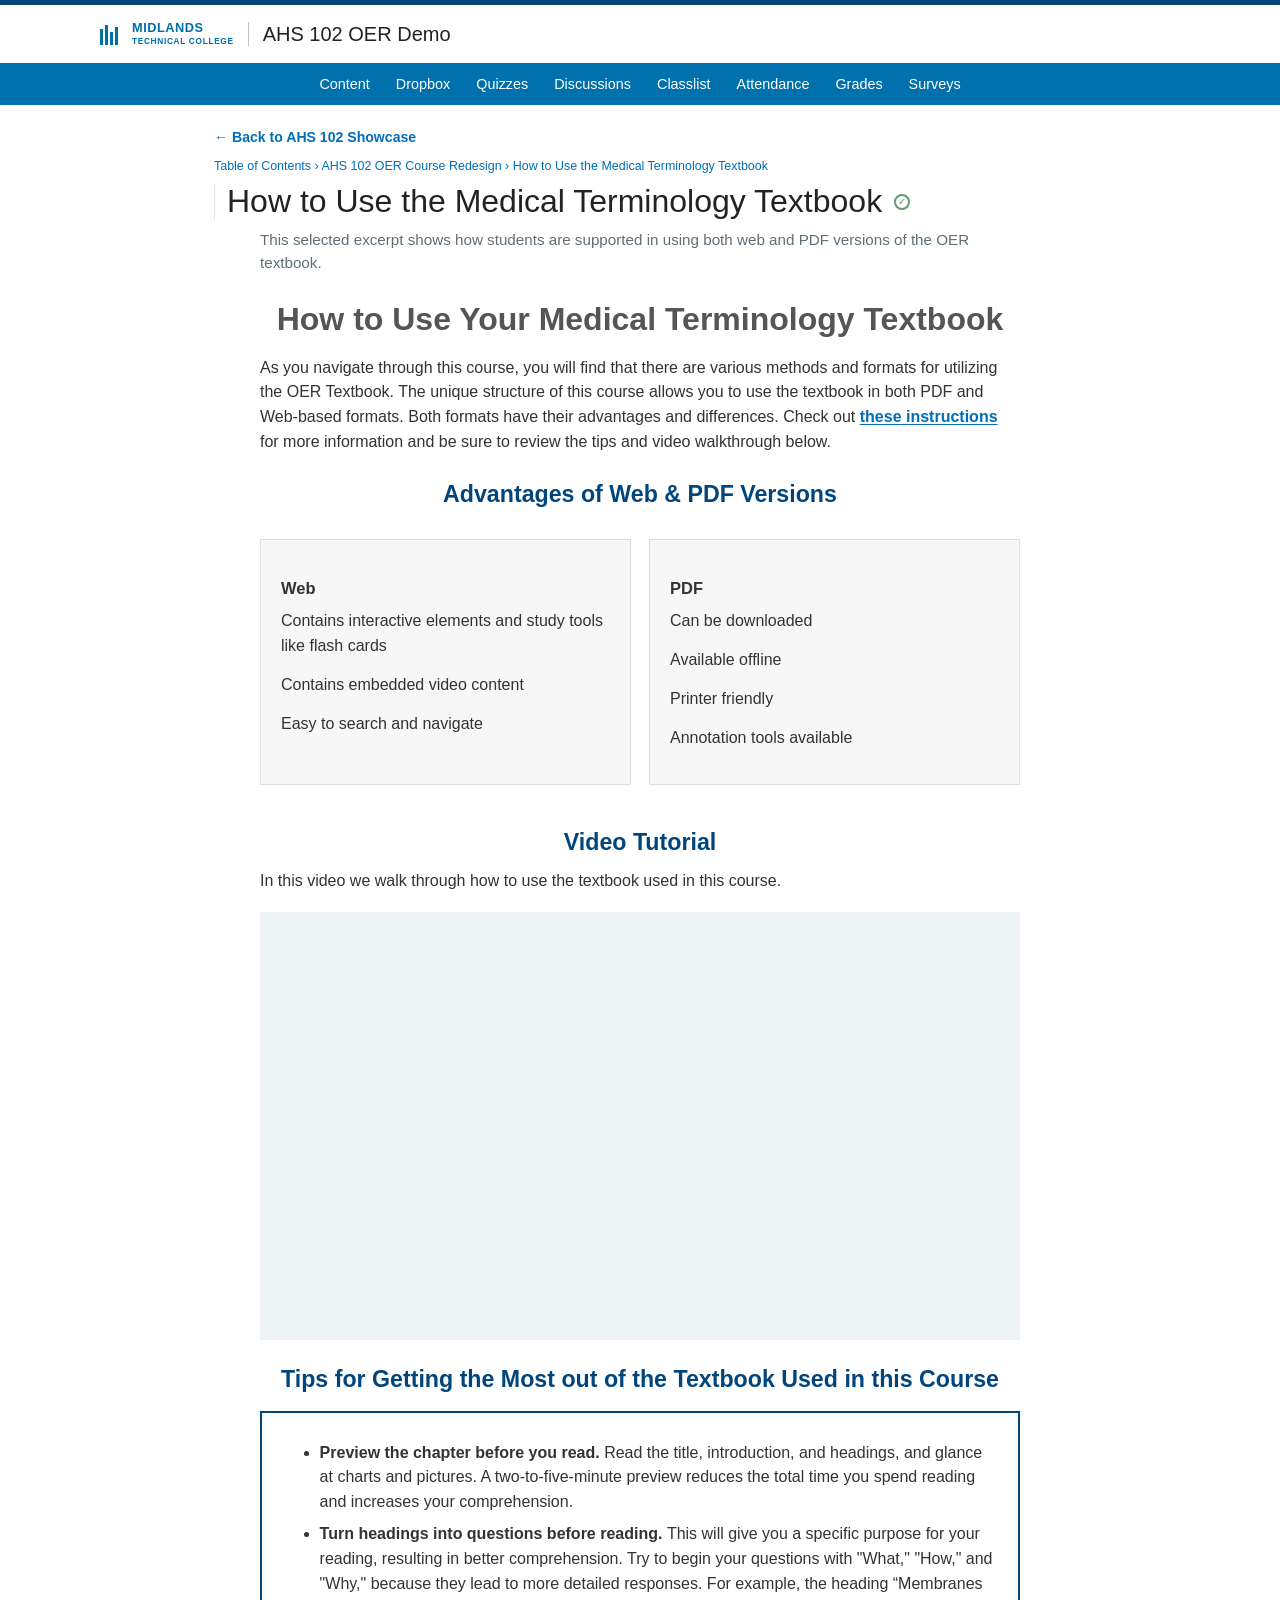
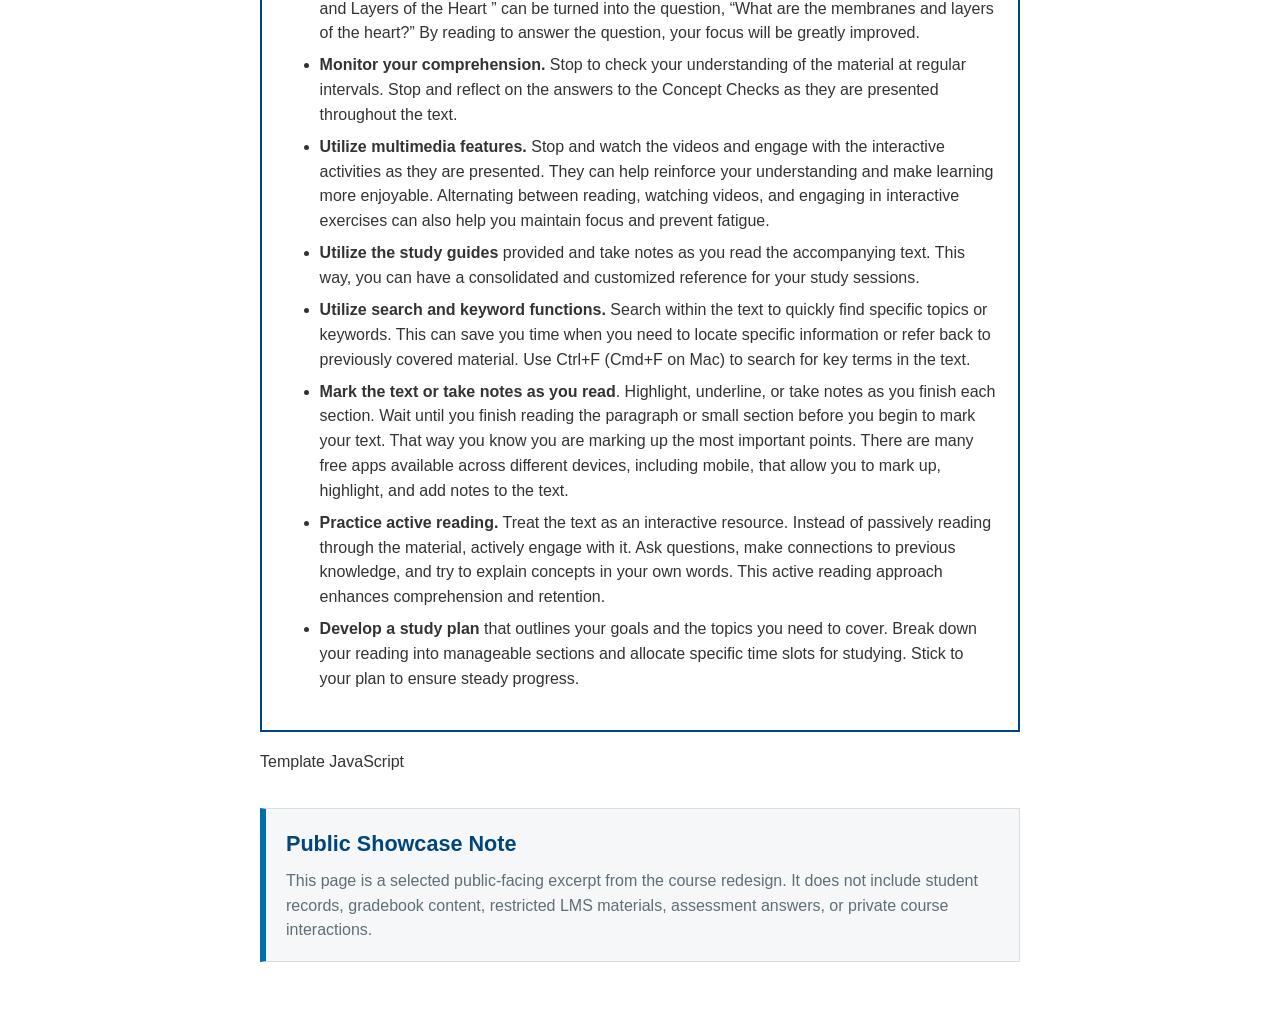
<file: pages/textbook-help.html>
<!doctype html>
<html lang="en">
<head>
  <meta charset="utf-8">
  <meta name="viewport" content="width=device-width, initial-scale=1">
  <title>AHS 102 OER Showcase: How to Use the Medical Terminology Textbook</title>
  <link rel="stylesheet" href="../styles.css">
</head>
<body>
  <header class="d2l-shell" aria-label="Course shell preview header">
    <div class="d2l-topbar">
      <div class="mtc-mark" aria-hidden="true"><span></span><span></span><span></span><span></span></div>
      <div class="mtc-name">MIDLANDS<br><small>TECHNICAL COLLEGE</small></div>
      <div class="course-name">AHS 102 OER Demo</div>
    </div>
    <nav class="d2l-nav" aria-label="Sample course navigation">
      <span>Content</span><span>Dropbox</span><span>Quizzes</span><span>Discussions</span><span>Classlist</span><span>Attendance</span><span>Grades</span><span>Surveys</span>
    </nav>
  </header>

  <main class="course-page">
    <p class="back-link"><a href="../index.html">← Back to AHS 102 Showcase</a></p>
    <div class="breadcrumb">Table of Contents › AHS 102 OER Course Redesign › How to Use the Medical Terminology Textbook</div>
    <header class="page-titlebar">
      <h1>How to Use the Medical Terminology Textbook</h1>
      <span class="status-dot" aria-label="Published example"></span>
    </header>
    <p class="page-summary">This selected excerpt shows how students are supported in using both web and PDF versions of the OER textbook.</p>
    <section class="d2l-content" aria-label="Selected course content excerpt">
      <div class="container-fluid">
<div class="row">
<div class="col-sm-10 offset-sm-1">
<h1>How to Use Your Medical Terminology Textbook</h1>
<p>As you navigate through this course, you will find that there are various methods and formats for utilizing the OER Textbook. The unique structure of this course allows you to use the textbook in both PDF and Web-based formats. Both formats have their advantages and differences. Check out <span class="course-file-reference">these instructions</span> for more information and be sure to review the tips and video walkthrough below. </p>
<div class="row">
<div class="col-sm-10 offset-sm-1">
<h2>Advantages of Web &amp; PDF Versions</h2>
<div class="two-col-panels">
<div class="row">
<div class="col-sm card bg-light">
<div class="card-body">
<h4>Web</h4>
<p>Contains interactive elements and study tools like flash cards</p>
<p>Contains embedded video content</p>
<p>Easy to search and navigate</p>
</div>
</div>
<div class="col-sm card bg-light">
<div class="card-body">
<h4>PDF</h4>
<p>Can be downloaded</p>
<p>Available offline </p>
<p>Printer friendly</p>
<p>Annotation tools available</p>
</div>
</div>
</div>
</div>
<h2>Video Tutorial</h2>
<p>In this video we walk through how to use the textbook used in this course. </p>
<div class="video-wrapper">
<div class="embed-responsive embed-responsive-16by9"><iframe allow="accelerometer; autoplay; clipboard-write; encrypted-media; gyroscope; picture-in-picture; web-share" allowfullscreen="allowfullscreen" frameborder="0" height="315" src="https://www.youtube.com/embed/u-XCn4VQJVY?wmode=opaque&amp;rel=0" title="YouTube video player" width="560"></iframe></div>
</div>
</div>
</div>
<h2 style="text-align: center;">Tips for Getting the Most out of the Textbook Used in this Course</h2>
<div class="card card-standard">
<div class="card-body">
<ul>
<li><strong>Preview the chapter before you read. </strong>Read the title, introduction, and headings, and glance at charts and pictures. A two-to-five-minute preview reduces the total time you spend reading and increases your comprehension. </li>
<li><strong>Turn headings into questions before reading. </strong>This will give you a specific purpose for your reading, resulting in better comprehension. Try to begin your questions with "What," "How," and "Why," because they lead to more detailed responses. For example, the heading “Membranes and Layers of the Heart ” can be turned into the question, “What are the membranes and layers of the heart?” By reading to answer the question, your focus will be greatly improved. </li>
<li><strong>Monitor your comprehension.</strong> Stop to check your understanding of the material at regular intervals. Stop and reflect on the answers to the Concept Checks as they are presented throughout the text. </li>
<li><strong>Utilize multimedia features.</strong> Stop and watch the videos and engage with the interactive activities as they are presented. They can help reinforce your understanding and make learning more enjoyable. Alternating between reading, watching videos, and engaging in interactive exercises can also help you maintain focus and prevent fatigue. </li>
<li><strong>Utilize the study guides</strong> provided and take notes as you read the accompanying text. This way, you can have a consolidated and customized reference for your study sessions. </li>
<li><strong>Utilize search and keyword functions.</strong> Search within the text to quickly find specific topics or keywords. This can save you time when you need to locate specific information or refer back to previously covered material. Use Ctrl+F (Cmd+F on Mac) to search for key terms in the text. </li>
<li><strong>Mark the text or take notes as you read</strong>. Highlight, underline, or take notes as you finish each section. Wait until you finish reading the paragraph or small section before you begin to mark your text. That way you know you are marking up the most important points. There are many free apps available across different devices, including mobile, that allow you to mark up, highlight, and add notes to the text.</li>
<li><strong>Practice active reading.</strong> Treat the text as an interactive resource. Instead of passively reading through the material, actively engage with it. Ask questions, make connections to previous knowledge, and try to explain concepts in your own words. This active reading approach enhances comprehension and retention.</li>
<li><strong>Develop a study plan</strong> that outlines your goals and the topics you need to cover. Break down your reading into manageable sections and allocate specific time slots for studying. Stick to your plan to ensure steady progress.</li>
</ul>
</div>
</div>
</div>
</div>
<div class="col-12"></div>
</div>

 Template JavaScript 

    </section>
    <section class="public-note">
      <h2>Public Showcase Note</h2>
      <p>This page is a selected public-facing excerpt from the course redesign. It does not include student records, gradebook content, restricted LMS materials, assessment answers, or private course interactions.</p>
    </section>
  </main>
</body>
</html>
</file>
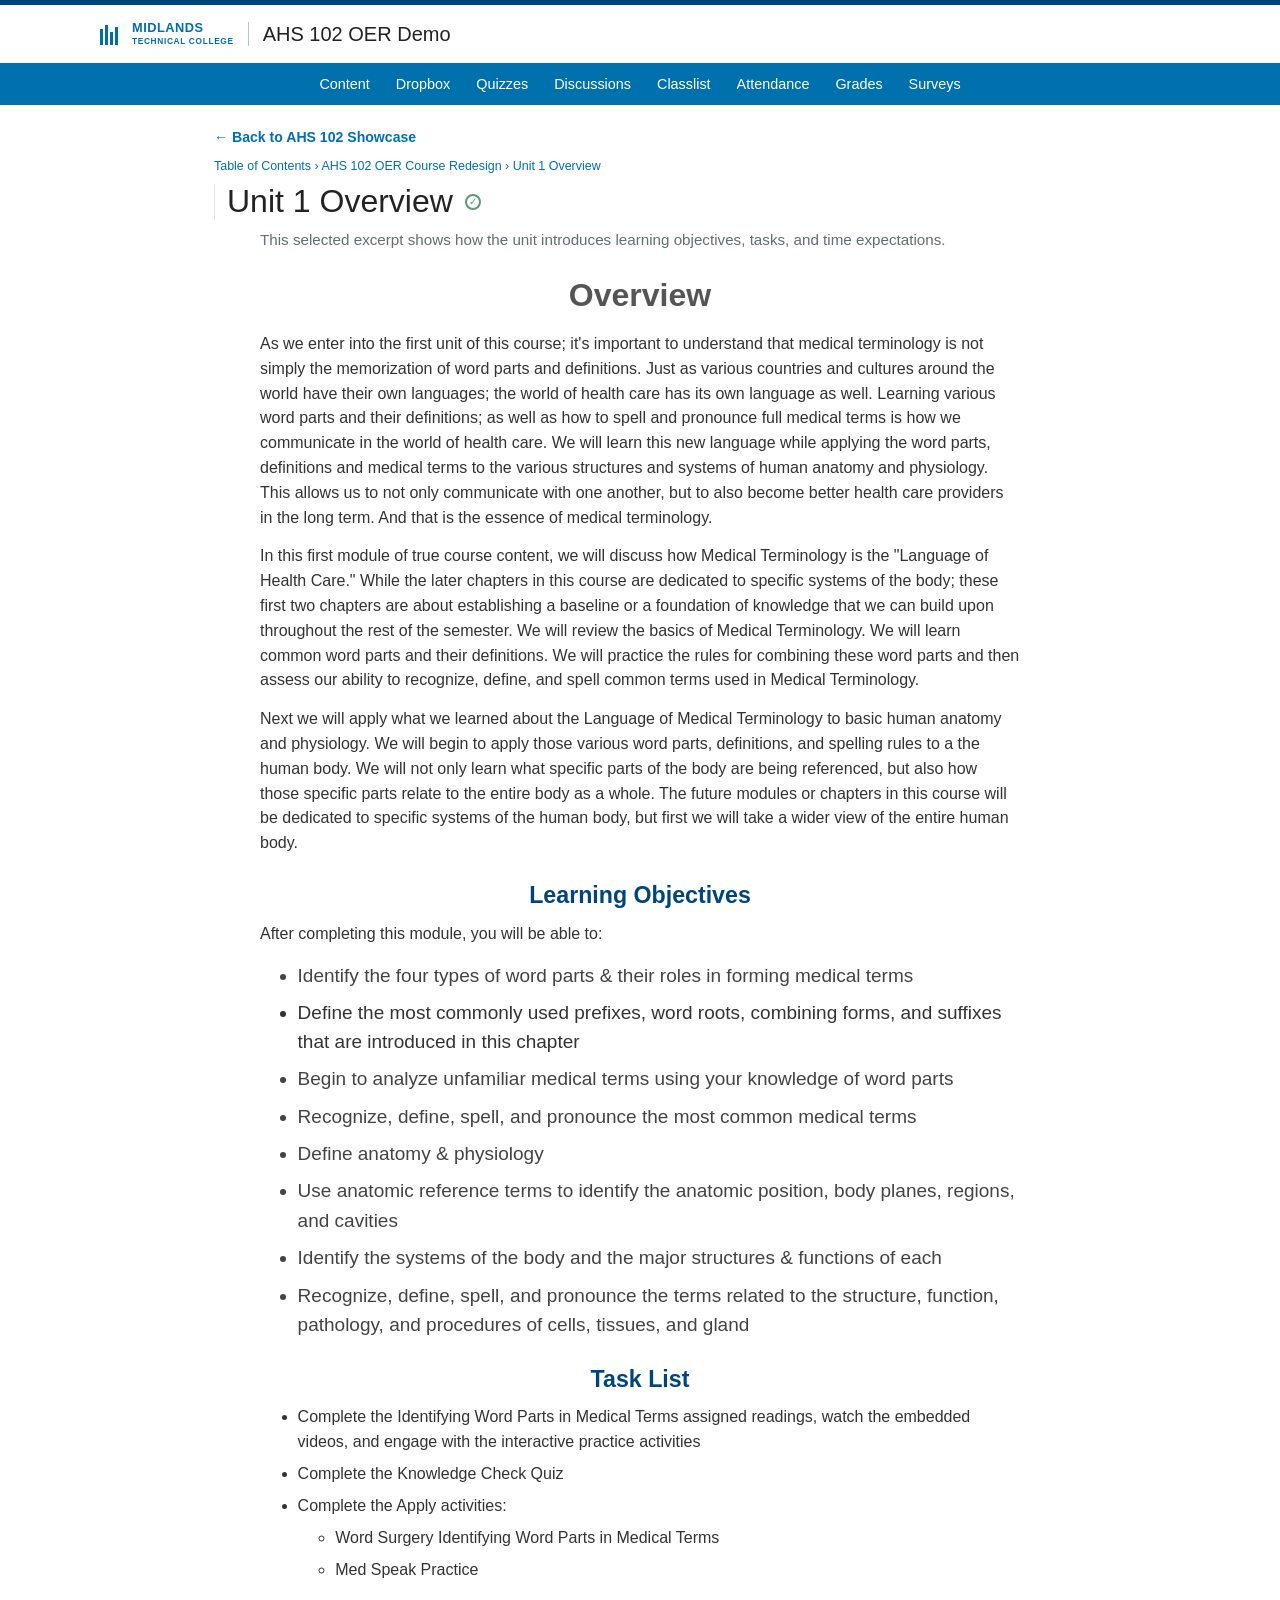
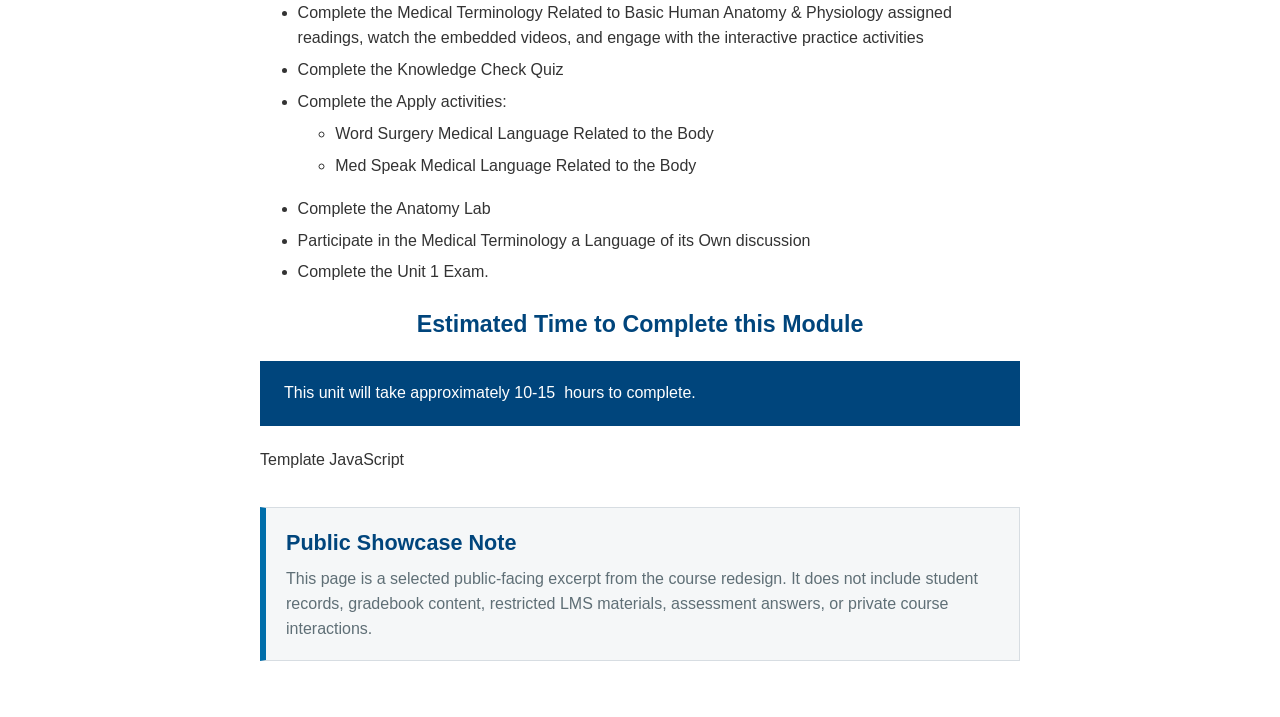
<file: pages/unit-1-overview.html>
<!doctype html>
<html lang="en">
<head>
  <meta charset="utf-8">
  <meta name="viewport" content="width=device-width, initial-scale=1">
  <title>AHS 102 OER Showcase: Unit 1 Overview</title>
  <link rel="stylesheet" href="../styles.css">
</head>
<body>
  <header class="d2l-shell" aria-label="Course shell preview header">
    <div class="d2l-topbar">
      <div class="mtc-mark" aria-hidden="true"><span></span><span></span><span></span><span></span></div>
      <div class="mtc-name">MIDLANDS<br><small>TECHNICAL COLLEGE</small></div>
      <div class="course-name">AHS 102 OER Demo</div>
    </div>
    <nav class="d2l-nav" aria-label="Sample course navigation">
      <span>Content</span><span>Dropbox</span><span>Quizzes</span><span>Discussions</span><span>Classlist</span><span>Attendance</span><span>Grades</span><span>Surveys</span>
    </nav>
  </header>

  <main class="course-page">
    <p class="back-link"><a href="../index.html">← Back to AHS 102 Showcase</a></p>
    <div class="breadcrumb">Table of Contents › AHS 102 OER Course Redesign › Unit 1 Overview</div>
    <header class="page-titlebar">
      <h1>Unit 1 Overview</h1>
      <span class="status-dot" aria-label="Published example"></span>
    </header>
    <p class="page-summary">This selected excerpt shows how the unit introduces learning objectives, tasks, and time expectations.</p>
    <section class="d2l-content" aria-label="Selected course content excerpt">
      <div class="container-fluid">
<div class="row">
<div class="col-sm-10 offset-sm-1">
<h1>Overview</h1>
<p>As we enter into the first unit of this course; it's important to understand that medical terminology is not simply the memorization of word parts and definitions. Just as various countries and cultures around the world have their own languages; the world of health care has its own language as well. Learning various word parts and their definitions; as well as how to spell and pronounce full medical terms is how we communicate in the world of health care. We will learn this new language while applying the word parts, definitions and medical terms to the various structures and systems of human anatomy and physiology. This allows us to not only communicate with one another, but to also become better health care providers in the long term. And that is the essence of medical terminology.</p>
<p>In this first module of true course content, we will discuss how Medical Terminology is the "Language of Health Care." While the later chapters in this course are dedicated to specific systems of the body; these first two chapters are about establishing a baseline or a foundation of knowledge that we can build upon throughout the rest of the semester. We will review the basics of Medical Terminology. We will learn common word parts and their definitions. We will practice the rules for combining these word parts and then assess our ability to recognize, define, and spell common terms used in Medical Terminology. </p>
<p>Next we will apply what we learned about the Language of Medical Terminology to basic human anatomy and physiology. We will begin to apply those various word parts, definitions, and spelling rules to a the human body. We will not only learn what specific parts of the body are being referenced, but also how those specific parts relate to the entire body as a whole. The future modules or chapters in this course will be dedicated to specific systems of the human body, but first we will take a wider view of the entire human body. </p>
<h2>Learning Objectives</h2>
<p>After completing this module, you will be able to:</p>
<ul>
<li style="margin-top: 0in; margin-right: 0in; margin-bottom: 6pt; font-size: 19px; font-family: Lato, sans-serif; color: rgb(67, 67, 67);"><span style="font-family: Lato, sans-serif; font-size: 19px;">Identify the four types of word parts &amp; their roles in forming medical terms</span></li>
<li style="font-family: Lato, sans-serif; font-size: 19px;"><span style="font-family: Lato, sans-serif; font-size: 19px;">Define the most commonly used prefixes, word roots, combining forms, and suffixes that are introduced in this chapter </span></li>
<li style="margin-top: 0in; margin-right: 0in; margin-bottom: 6pt; font-size: 19px; font-family: Lato, sans-serif; color: rgb(67, 67, 67);"><span style="font-family: Lato, sans-serif; font-size: 19px;">Begin to analyze unfamiliar medical terms using your knowledge of word parts</span></li>
<li style="margin-top: 0in; margin-right: 0in; margin-bottom: 6pt; font-size: 19px; font-family: Lato, sans-serif; color: rgb(67, 67, 67);"><span style="font-family: Lato, sans-serif; font-size: 19px;">Recognize, define, spell, and pronounce the most common medical terms</span></li>
<li style="margin-top: 0in; margin-right: 0in; margin-bottom: 6pt; font-size: 19px; font-family: Lato, sans-serif; color: rgb(67, 67, 67);"><span style="font-family: Lato, sans-serif; font-size: 19px;">Define anatomy &amp; physiology </span></li>
<li style="margin-top: 0in; margin-right: 0in; margin-bottom: 6pt; font-size: 19px; font-family: Lato, sans-serif; color: rgb(67, 67, 67);"><span style="font-family: Lato, sans-serif; font-size: 19px;">Use anatomic reference terms to identify the anatomic position, body planes, regions, and cavities </span></li>
<li style="margin-top: 0in; margin-right: 0in; margin-bottom: 6pt; font-size: 19px; font-family: Lato, sans-serif; color: rgb(67, 67, 67);"><span style="font-family: Lato, sans-serif; font-size: 19px;">Identify the systems of the body and the major structures &amp; functions of each</span></li>
<li style="margin-top: 0in; margin-right: 0in; margin-bottom: 6pt; font-size: 19px; font-family: Lato, sans-serif; color: rgb(67, 67, 67);"><span style="font-family: Lato, sans-serif; font-size: 19px;">Recognize, define, spell, and pronounce the terms related to the structure, function, pathology, and procedures of cells, tissues, and gland</span><b><span style="font-size: 9.0pt; font-family: Calibri, sans-serif;"></span></b></li>
</ul>
<h2>Task List</h2>
<ul>
<li>Complete the Identifying Word Parts in Medical Terms assigned readings, watch the embedded videos, and engage with the interactive practice activities</li>
<li>Complete the Knowledge Check Quiz</li>
<li>Complete the Apply activities:
<ul>
<li>Word Surgery Identifying Word Parts in Medical Terms </li>
<li>Med Speak Practice </li>
</ul>
</li>
<li>Complete the Medical Terminology Related to Basic Human Anatomy &amp; Physiology assigned readings, watch the embedded videos, and engage with the interactive practice activities</li>
<li>Complete the Knowledge Check Quiz</li>
<li>Complete the Apply activities:
<ul>
<li>Word Surgery Medical Language Related to the Body</li>
<li>Med Speak Medical Language Related to the Body</li>
</ul>
</li>
<li>Complete the Anatomy Lab</li>
<li>Participate in the Medical Terminology a Language of its Own discussion</li>
<li>Complete the Unit 1 Exam. </li>
</ul>
<h2>Estimated Time to Complete this Module</h2>
<div class="jumbotron">
<p>This unit will take approximately 10-15  hours to complete.</p>
</div>
</div>
<div class="col-12"></div>
</div>
</div>

 Template JavaScript 

    </section>
    <section class="public-note">
      <h2>Public Showcase Note</h2>
      <p>This page is a selected public-facing excerpt from the course redesign. It does not include student records, gradebook content, restricted LMS materials, assessment answers, or private course interactions.</p>
    </section>
  </main>
</body>
</html>
</file>
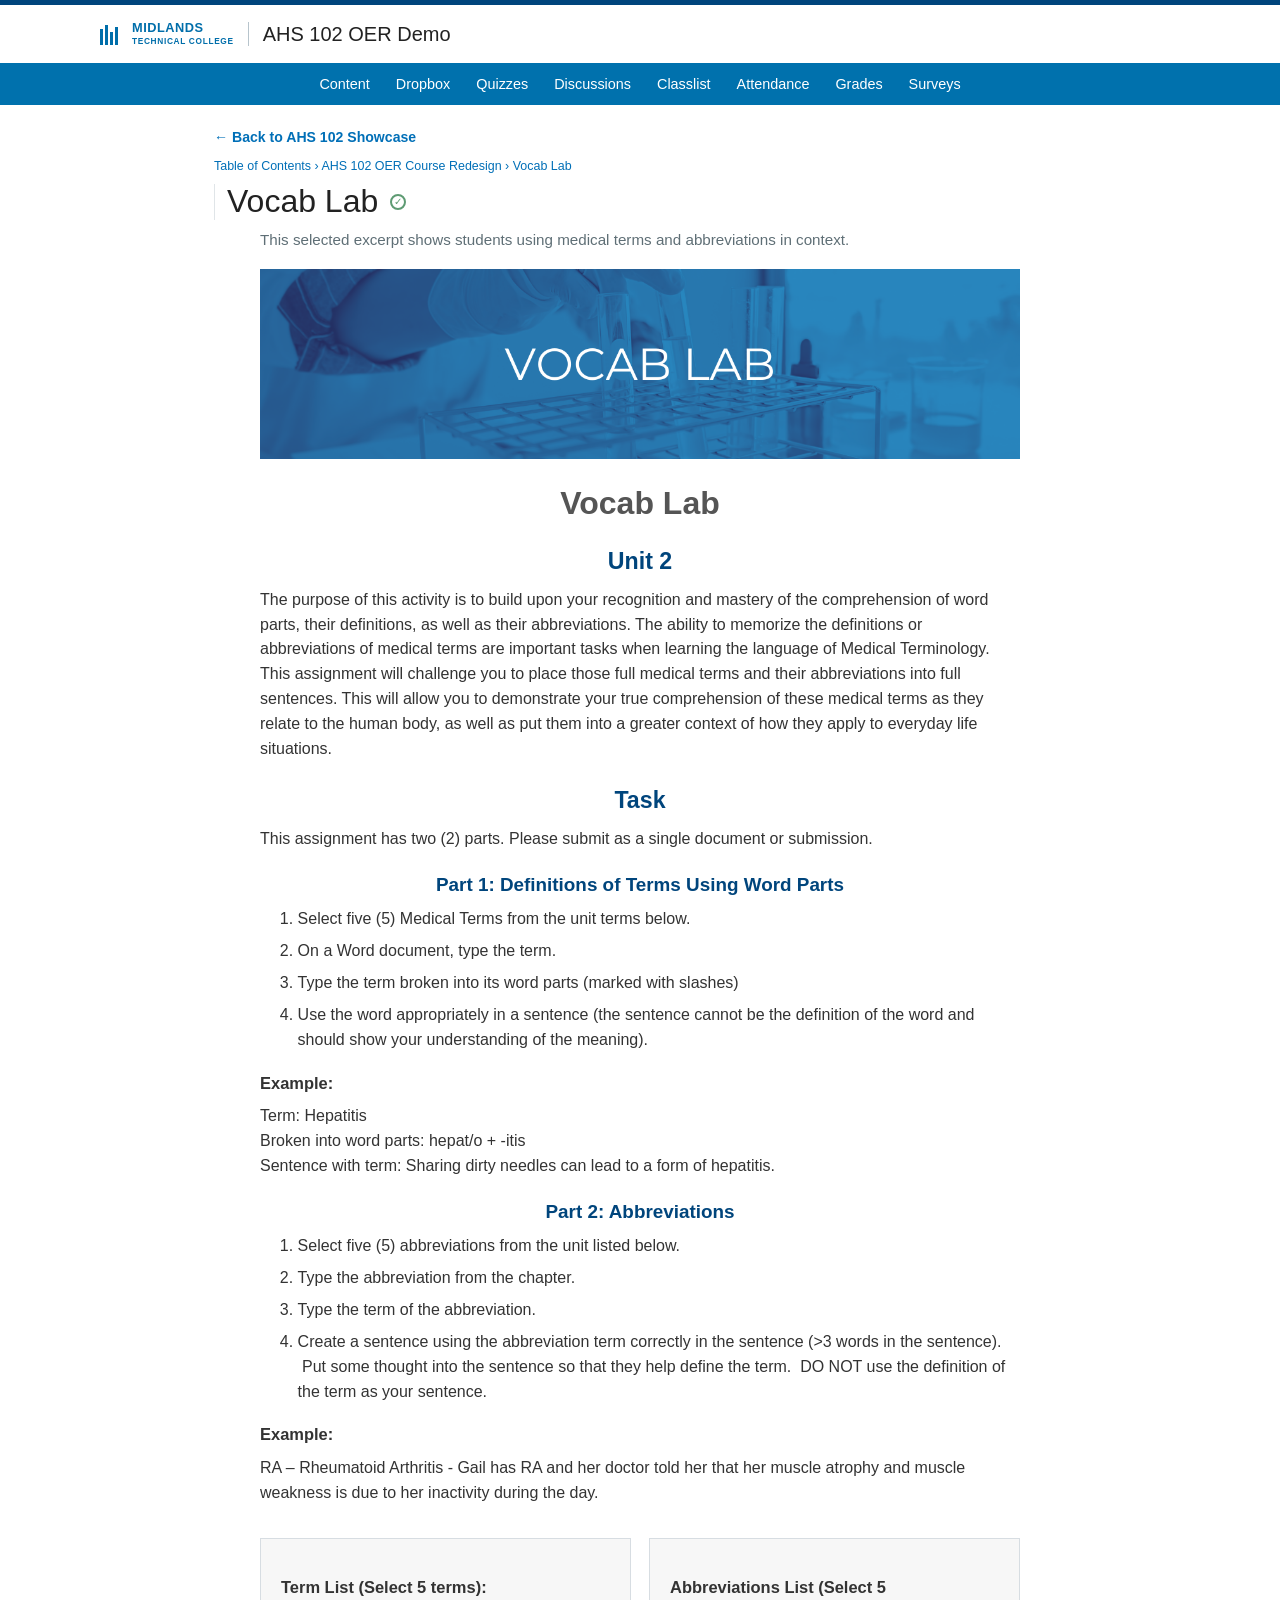
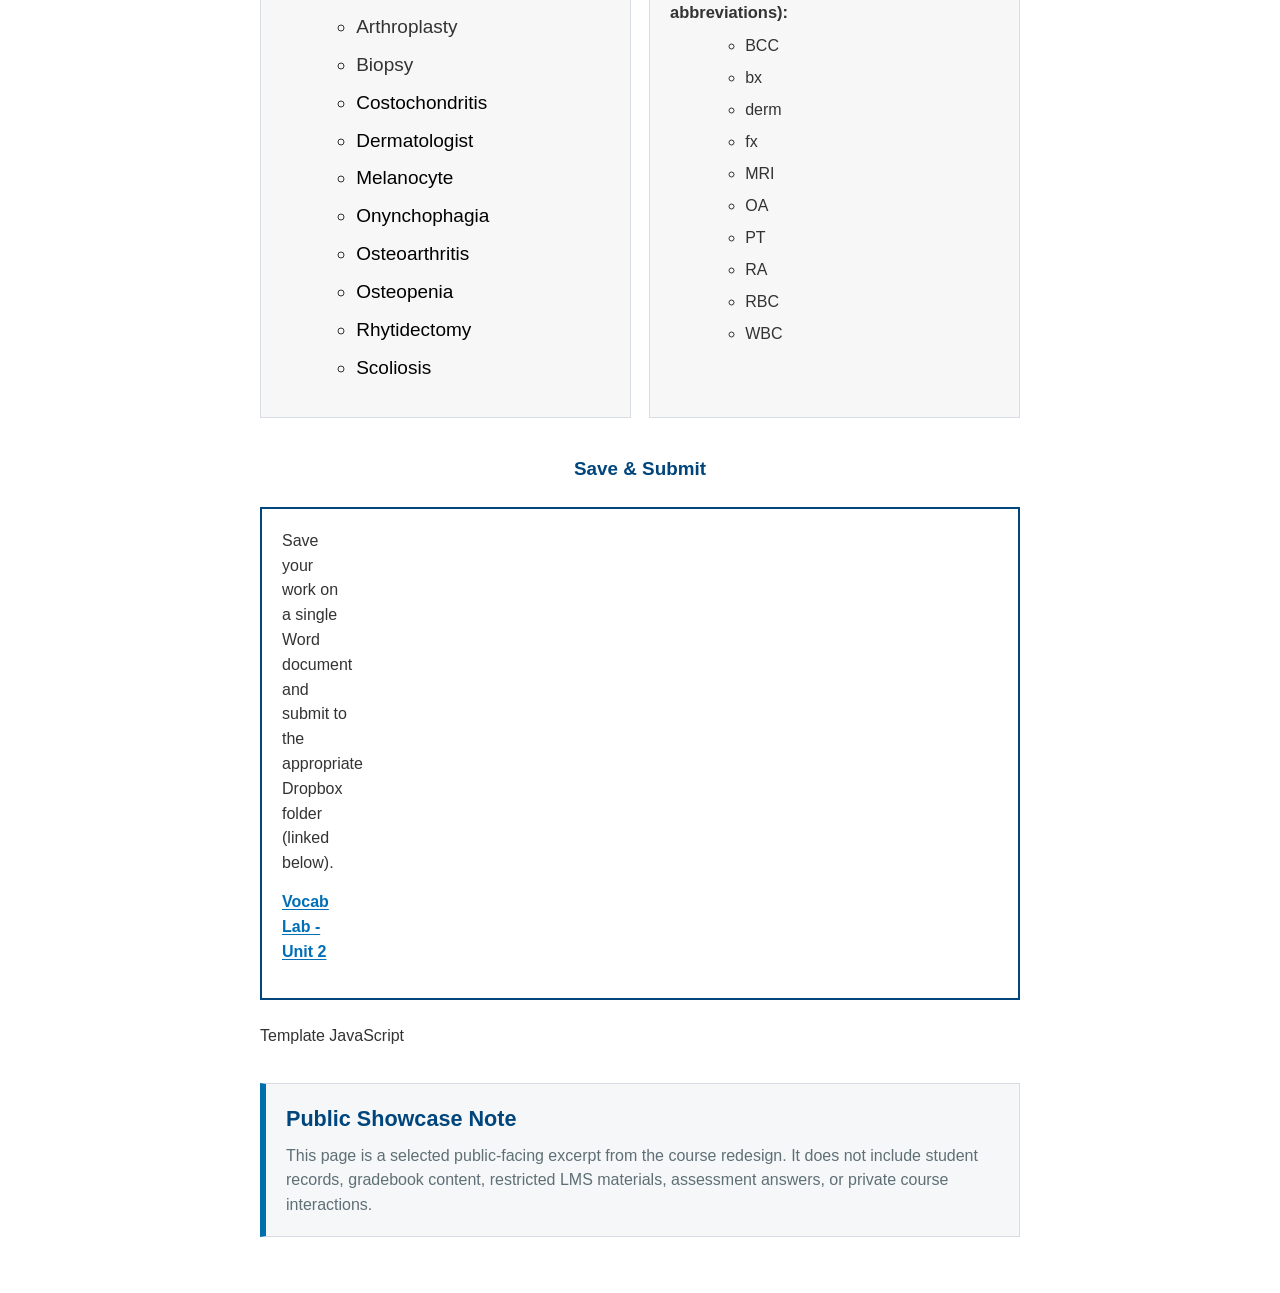
<file: pages/vocab-lab.html>
<!doctype html>
<html lang="en">
<head>
  <meta charset="utf-8">
  <meta name="viewport" content="width=device-width, initial-scale=1">
  <title>AHS 102 OER Showcase: Vocab Lab</title>
  <link rel="stylesheet" href="../styles.css">
</head>
<body>
  <header class="d2l-shell" aria-label="Course shell preview header">
    <div class="d2l-topbar">
      <div class="mtc-mark" aria-hidden="true"><span></span><span></span><span></span><span></span></div>
      <div class="mtc-name">MIDLANDS<br><small>TECHNICAL COLLEGE</small></div>
      <div class="course-name">AHS 102 OER Demo</div>
    </div>
    <nav class="d2l-nav" aria-label="Sample course navigation">
      <span>Content</span><span>Dropbox</span><span>Quizzes</span><span>Discussions</span><span>Classlist</span><span>Attendance</span><span>Grades</span><span>Surveys</span>
    </nav>
  </header>

  <main class="course-page">
    <p class="back-link"><a href="../index.html">← Back to AHS 102 Showcase</a></p>
    <div class="breadcrumb">Table of Contents › AHS 102 OER Course Redesign › Vocab Lab</div>
    <header class="page-titlebar">
      <h1>Vocab Lab</h1>
      <span class="status-dot" aria-label="Published example"></span>
    </header>
    <p class="page-summary">This selected excerpt shows students using medical terms and abbreviations in context.</p>
    <section class="d2l-content" aria-label="Selected course content excerpt">
      <div class="container-fluid">
<div class="row">
<div class="col-12 banner-img">
<p><img alt="" src="../assets/vocablab.png" title=""/></p>
</div>
<div class="col-sm-10 offset-sm-1">
<h1>Vocab Lab</h1>
<h2>Unit 2</h2>
<p>The purpose of this activity is to build upon your recognition and mastery of the comprehension of word parts, their definitions, as well as their abbreviations. The ability to memorize the definitions or abbreviations of medical terms are important tasks when learning the language of Medical Terminology. This assignment will challenge you to place those full medical terms and their abbreviations into full sentences. This will allow you to demonstrate your true comprehension of these medical terms as they relate to the human body, as well as put them into a greater context of how they apply to everyday life situations. </p>
<h2>Task</h2>
<p>This assignment has two (2) parts. Please submit as a single document or submission. </p>
<h3>Part 1: Definitions of Terms Using Word Parts</h3>
<ol>
<li>Select five (5) Medical Terms from the unit terms below.</li>
<li>On a Word document, type the term.</li>
<li>Type the term broken into its word parts (marked with slashes)</li>
<li>Use the word appropriately in a sentence (the sentence cannot be the definition of the word and should show your understanding of the meaning). </li>
</ol>
<h4>Example: </h4>
<p>Term: Hepatitis<br/>Broken into word parts: hepat/o + -itis<br/>Sentence with term: Sharing dirty needles can lead to a form of hepatitis. </p>
<h3>Part 2: Abbreviations</h3>
<ol>
<li>Select five (5) abbreviations from the unit listed below.</li>
<li>Type the abbreviation from the chapter.</li>
<li>Type the term of the abbreviation.</li>
<li>Create a sentence using the abbreviation term correctly in the sentence (&gt;3 words in the sentence).  Put some thought into the sentence so that they help define the term.  DO NOT use the definition of the term as your sentence.</li>
</ol>
<h4>Example:  </h4>
<p>RA – Rheumatoid Arthritis - Gail has RA and her doctor told her that her muscle atrophy and muscle weakness is due to her inactivity during the day.</p>
<div class="two-col-panels">
<div class="row">
<div class="col-sm card bg-light">
<div class="card-body">
<h4>Term List (Select 5 terms):</h4>
<ul>
<li style="list-style-type: none;">
<ul style="margin-top: 12.0pt; margin-bottom: .0001pt;">
<li style="margin: 12pt 0in 0.0001pt 0px; line-height: 115%; font-size: 19px; font-family: Lato, sans-serif;"><span style="font-size: 19px; line-height: 115%; font-family: Lato, sans-serif;">Arthroplasty</span></li>
<li style="margin: 12pt 0in 0.0001pt 0px; line-height: 115%; font-size: 19px; font-family: Lato, sans-serif;"><span style="font-size: 19px; line-height: 115%; font-family: Lato, sans-serif;">Biopsy</span></li>
<li style="margin: 12pt 0in 0.0001pt 0px; line-height: 115%; font-size: 19px; font-family: Lato, sans-serif;"><span style="font-family: Lato, sans-serif; color: black; font-size: 19px;">Costochondritis</span></li>
<li style="margin: 12pt 0in 0.0001pt 0px; line-height: 115%; font-size: 19px; font-family: Lato, sans-serif;"><span style="font-family: Lato, sans-serif; color: black; font-size: 19px;">Dermatologist</span></li>
<li style="margin: 12pt 0in 0.0001pt 0px; line-height: 115%; font-size: 19px; font-family: Lato, sans-serif;"><span style="font-family: Lato, sans-serif; color: black; font-size: 19px;">Melanocyte</span></li>
<li style="margin: 12pt 0in 0.0001pt 0px; line-height: 115%; font-size: 19px; font-family: Lato, sans-serif;"><span style="font-family: Lato, sans-serif; color: black; font-size: 19px;">Onynchophagia</span></li>
<li style="margin: 12pt 0in 0.0001pt 0px; line-height: 115%; font-size: 19px; font-family: Lato, sans-serif;"><span style="font-family: Lato, sans-serif; color: black; font-size: 19px;">Osteoarthritis</span></li>
<li style="margin: 12pt 0in 0.0001pt 0px; line-height: 115%; font-size: 19px; font-family: Lato, sans-serif;"><span style="font-family: Lato, sans-serif; color: black; font-size: 19px;">Osteopenia</span></li>
<li style="margin: 12pt 0in 0.0001pt 0px; line-height: 115%; font-size: 19px; font-family: Lato, sans-serif;"><span style="font-family: Lato, sans-serif; color: black; font-size: 19px;">Rhytidectomy</span></li>
<li style="margin: 12pt 0in 0.0001pt 0px; line-height: 115%; font-size: 19px; font-family: Lato, sans-serif;"><span style="font-family: Lato, sans-serif; color: black; font-size: 19px;">Scoliosis</span></li>
</ul>
</li>
</ul>
</div>
</div>
<div class="col-sm card bg-light">
<div class="card-body">
<h4>Abbreviations List (Select 5 abbreviations): </h4>
<ul>
<li style="list-style-type: none;">
<ul>
<li>BCC</li>
<li>bx</li>
<li>derm</li>
<li>fx</li>
<li>MRI</li>
<li>OA</li>
<li>PT</li>
<li>RA</li>
<li>RBC</li>
<li>WBC</li>
</ul>
</li>
</ul>
</div>
</div>
</div>
</div>
<h3></h3>
<h3>Save &amp; Submit</h3>
<div class="card card-graphic">
<div class="card-body">
<div class="card-text">
<p style="text-align: left;">Save your work on a single Word document and submit to the appropriate Dropbox folder (linked below).</p>
<p style="text-align: left;"><span class="course-file-reference">Vocab Lab - Unit 2</span></p>
</div>
</div>
</div>
</div>
<div class="col-12"></div>
</div>
</div>

 Template JavaScript 

    </section>
    <section class="public-note">
      <h2>Public Showcase Note</h2>
      <p>This page is a selected public-facing excerpt from the course redesign. It does not include student records, gradebook content, restricted LMS materials, assessment answers, or private course interactions.</p>
    </section>
  </main>
</body>
</html>
</file>
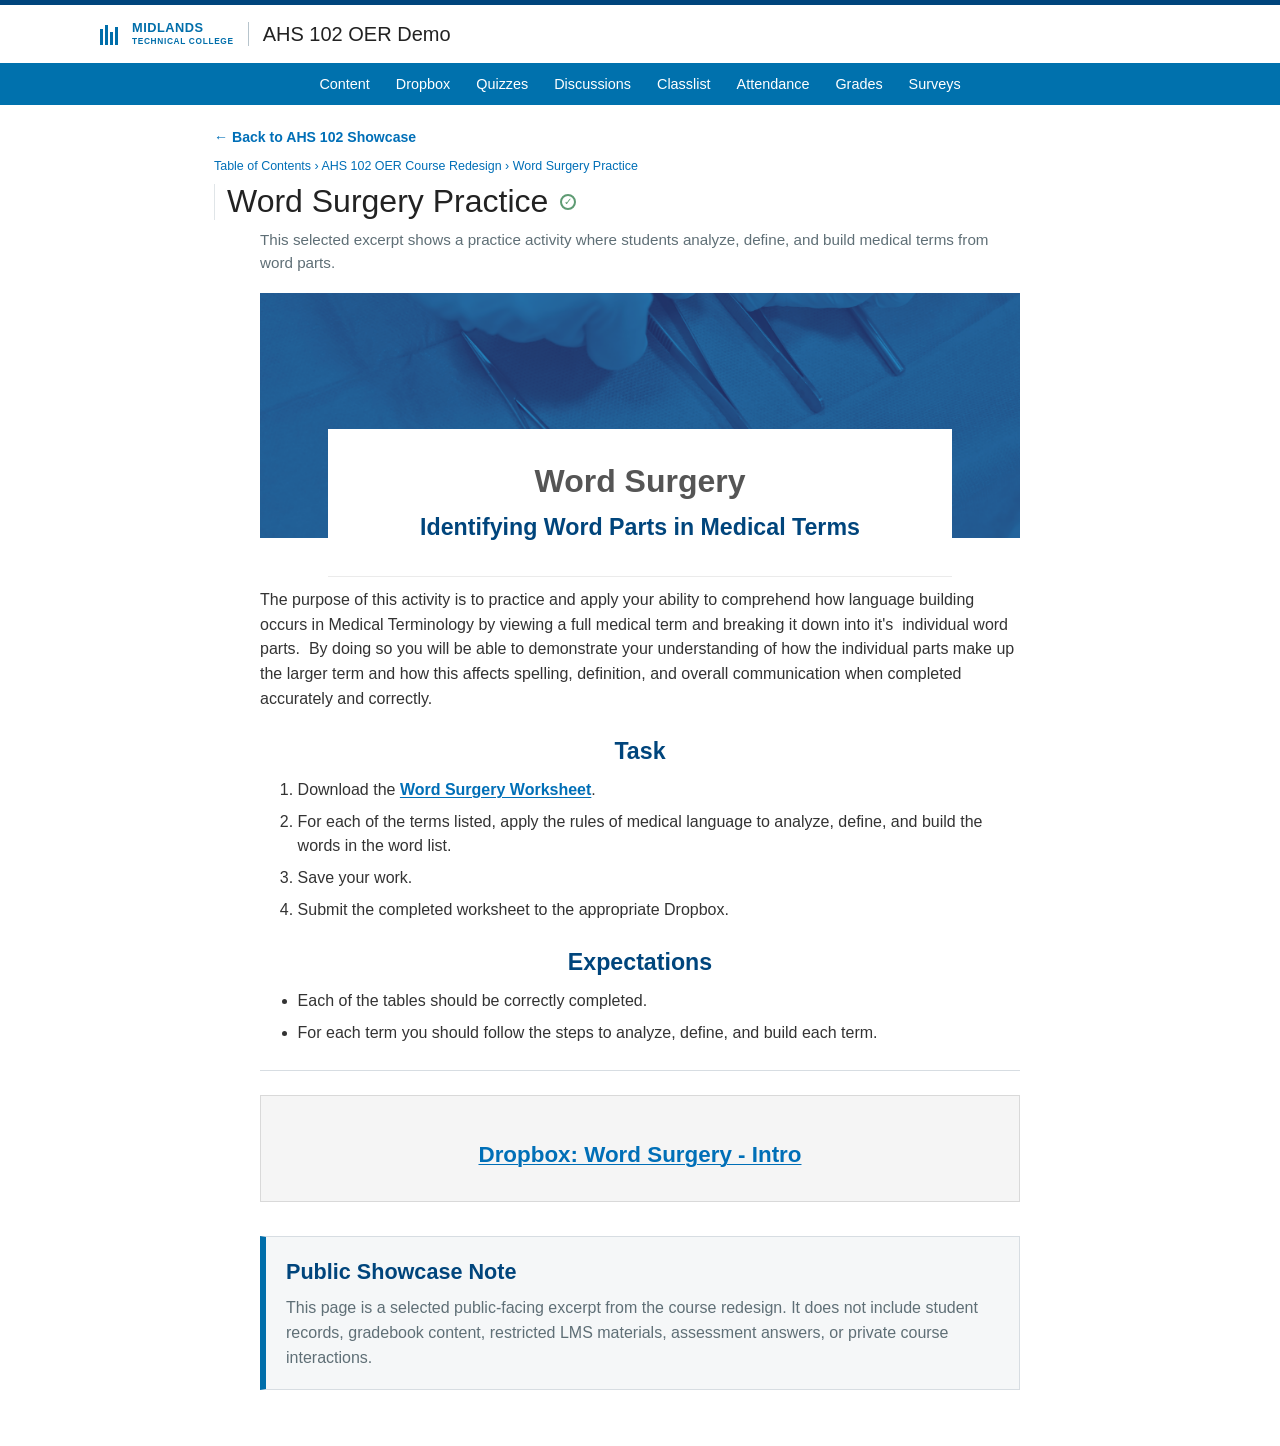
<file: pages/word-surgery.html>
<!doctype html>
<html lang="en">
<head>
  <meta charset="utf-8">
  <meta name="viewport" content="width=device-width, initial-scale=1">
  <title>AHS 102 OER Showcase: Word Surgery Practice</title>
  <link rel="stylesheet" href="../styles.css">
</head>
<body>
  <header class="d2l-shell" aria-label="Course shell preview header">
    <div class="d2l-topbar">
      <div class="mtc-mark" aria-hidden="true"><span></span><span></span><span></span><span></span></div>
      <div class="mtc-name">MIDLANDS<br><small>TECHNICAL COLLEGE</small></div>
      <div class="course-name">AHS 102 OER Demo</div>
    </div>
    <nav class="d2l-nav" aria-label="Sample course navigation">
      <span>Content</span><span>Dropbox</span><span>Quizzes</span><span>Discussions</span><span>Classlist</span><span>Attendance</span><span>Grades</span><span>Surveys</span>
    </nav>
  </header>

  <main class="course-page">
    <p class="back-link"><a href="../index.html">← Back to AHS 102 Showcase</a></p>
    <div class="breadcrumb">Table of Contents › AHS 102 OER Course Redesign › Word Surgery Practice</div>
    <header class="page-titlebar">
      <h1>Word Surgery Practice</h1>
      <span class="status-dot" aria-label="Published example"></span>
    </header>
    <p class="page-summary">This selected excerpt shows a practice activity where students analyze, define, and build medical terms from word parts.</p>
    <section class="d2l-content" aria-label="Selected course content excerpt">
      <div class="container-fluid">
<div class="row">
<div class="col-12">
<div class="intersect-wrapper bg-img-wrapper" id="bg-img-wrapper-3">
<p><img alt="" src="../assets/surgery.png" title=""/></p>
<div class="row">
<div class="intersect-content text-center offset-md-1 col-md-10">
<h1>Word Surgery</h1>
<h2>Identifying Word Parts in Medical Terms</h2>
</div>
</div>
</div>
</div>
<div class="offset-md-2 col-md-8">
<p>The purpose of this activity is to practice and apply your ability to comprehend how language building occurs in Medical Terminology by viewing a full medical term and breaking it down into it's  individual word parts.  By doing so you will be able to demonstrate your understanding of how the individual parts make up the larger term and how this affects spelling, definition, and overall communication when completed accurately and correctly. </p>
<h2>Task</h2>
<ol>
<li>Download the <span class="course-file-reference">Word Surgery Worksheet</span>.<span aria-hidden="true"></span></li>
<li>For each of the terms listed, apply the rules of medical language to analyze, define, and build the words in the word list. </li>
<li>Save your work. </li>
<li>Submit the completed worksheet to the appropriate Dropbox. </li>
</ol>
<h2>Expectations</h2>
<ul>
<li>Each of the tables should be correctly completed. </li>
<li>For each term you should follow the steps to analyze, define, and build each term. </li>
</ul>
<hr/>
<div class="stacked-panels row">
<div class="card bg-light col-12">
<div class="card-body">
<h2><span class="course-file-reference">Dropbox: Word Surgery - Intro</span></h2>
</div>
</div>
</div>
<ul style="list-style-type: none;"></ul>
</div>
</div>
<div class="col-12"></div>

<!-- Template JavaScript -->

</div>
    </section>
    <section class="public-note">
      <h2>Public Showcase Note</h2>
      <p>This page is a selected public-facing excerpt from the course redesign. It does not include student records, gradebook content, restricted LMS materials, assessment answers, or private course interactions.</p>
    </section>
  </main>
</body>
</html>
</file>
<file: styles.css>
:root{
  --mtc-blue:#006eaa;
  --mtc-dark:#00457c;
  --heading:#00457c;
  --text:#2f3a40;
  --muted:#5f6f76;
  --light:#f5f5f5;
  --border:#d7dde2;
  --panel:#f8f8f8;
  --link:#006fb7;
  --shadow:0 2px 10px rgba(0,0,0,.08);
}
*{box-sizing:border-box}
body{margin:0;background:#fff;color:var(--text);font-family:Arial,Helvetica,sans-serif;font-size:16px;line-height:1.55}
a{color:var(--link);font-weight:600}.d2l-shell{border-top:5px solid var(--mtc-dark);background:#fff}.d2l-topbar{height:58px;display:flex;align-items:center;gap:14px;max-width:1120px;margin:0 auto;padding:0 20px}.mtc-mark{display:flex;gap:2px;align-items:flex-end;height:22px}.mtc-mark span{display:block;width:3px;background:var(--mtc-blue)}.mtc-mark span:nth-child(1){height:16px}.mtc-mark span:nth-child(2){height:20px}.mtc-mark span:nth-child(3){height:13px}.mtc-mark span:nth-child(4){height:18px}.mtc-name{font-size:.8rem;color:var(--mtc-blue);font-weight:700;line-height:.9;letter-spacing:.04em;border-right:1px solid #b7c4cc;padding-right:14px}.mtc-name small{font-size:.52rem;letter-spacing:.08em}.course-name{font-size:1.25rem;color:#222;white-space:nowrap}.d2l-nav{background:#0071ad;color:#fff;min-height:37px;display:flex;justify-content:center;gap:0;flex-wrap:wrap;padding:0 12px}.d2l-nav span{display:inline-flex;align-items:center;padding:10px 13px;font-size:.9rem;color:#fff}.site-home,.course-page{max-width:1040px;margin:0 auto;padding:22px 24px 56px}.course-page{max-width:900px}.back-link{margin:0 0 8px;font-size:.88rem}.back-link a{text-decoration:none;color:#006fb7}.breadcrumb{font-size:.78rem;color:#006fb7;margin:0 0 8px}.page-titlebar{display:flex;align-items:center;gap:12px;border-left:1px solid #e0e5e8;padding-left:12px;margin-bottom:8px}.page-titlebar h1{font-size:2rem;font-weight:400;line-height:1.1;color:#222;margin:0}.status-dot{width:16px;height:16px;border-radius:50%;border:2px solid #5e9b73;display:inline-block;position:relative}.status-dot::after{content:'✓';position:absolute;font-size:10px;color:#5e9b73;left:2px;top:-2px}.page-summary{max-width:760px;margin:0 auto 18px;color:var(--muted);font-size:.95rem}.home-hero{border-top:8px solid var(--mtc-dark);background:linear-gradient(135deg,#00457c,#0071ad);color:#fff;padding:34px;border-radius:0;box-shadow:var(--shadow);margin:0 0 18px}.home-hero h1{margin:.2rem 0 .7rem;color:#fff;font-size:2.4rem;line-height:1.1}.home-hero p{max-width:900px}.eyebrow{text-transform:uppercase;letter-spacing:.08em;font-weight:700;font-size:.8rem;margin:0 0 8px;color:inherit}.note-card,.public-note{background:#f5f7f8;border:1px solid var(--border);border-left:6px solid var(--mtc-blue);padding:18px 20px;margin:18px 0}.note-card h2,.public-note h2{margin:0 0 8px;color:var(--heading);font-size:1.35rem;text-transform:none}.section-intro{margin:28px 0 14px}.section-intro h2{color:var(--heading);font-size:1.6rem;margin:0 0 8px}.impact-grid{display:grid;grid-template-columns:repeat(4,minmax(150px,1fr));gap:14px;margin:18px 0}.impact-grid article,.example-card{border:1px solid var(--border);background:#fff;padding:18px;box-shadow:var(--shadow)}.impact-grid article{border-left:6px solid var(--mtc-blue)}.impact-grid h2{margin:0 0 8px;color:var(--heading);font-size:1.8rem}.impact-grid p,.example-card p{color:var(--muted);margin:0 0 12px}.cards{display:grid;grid-template-columns:repeat(2,minmax(0,1fr));gap:16px;margin:18px 0}.example-card h3{margin:0 0 8px;color:var(--heading);font-size:1.15rem;text-transform:none}.button-link{display:inline-block;background:var(--mtc-blue);color:#fff;text-decoration:none;border-radius:3px;padding:.55rem .8rem;font-weight:700}.button-link:hover,.button-link:focus{background:var(--mtc-dark);text-decoration:underline}.d2l-content{max-width:760px;margin:0 auto;color:#333}.d2l-content h1{font-size:2rem;text-align:center;color:#555;font-weight:700;margin:26px 0 18px;line-height:1.15}.d2l-content h2{font-size:1.45rem;text-align:center;color:var(--heading);font-weight:700;margin:26px 0 12px;line-height:1.2}.d2l-content h3{font-size:1.18rem;text-align:center;color:var(--heading);font-weight:700;margin:18px 0 8px}.d2l-content h4{color:#333;font-size:1.03rem;margin:16px 0 8px}.d2l-content p{margin:0 0 14px}.d2l-content ul,.d2l-content ol{margin:0 0 18px 1.25rem;padding-left:1.1rem}.d2l-content li{margin:.45rem 0}.d2l-content hr{border:0;border-top:1px solid #d7dde2;margin:24px 0}.container-fluid,.row{display:block}.col-sm-10,.offset-sm-1,.offset-md-2,.col-md-8,.col-12{max-width:760px;margin-left:auto;margin-right:auto}.banner-img,.intersect-wrapper{max-width:900px;margin:18px auto 24px}.banner-img img{display:block;width:100%;max-height:190px;object-fit:cover}.intersect-wrapper{position:relative;min-height:245px;background:#0c5790;overflow:visible;display:flex;align-items:flex-end;justify-content:center;margin-bottom:50px}.intersect-wrapper>p{position:absolute;inset:0;margin:0}.intersect-wrapper img{width:100%;height:245px;object-fit:cover;display:block;opacity:.88}.intersect-wrapper .row{position:relative;width:82%;margin:0 auto -38px}.intersect-content{background:#fff;padding:34px 45px;text-align:center;box-shadow:0 1px 0 rgba(0,0,0,.08)}.intersect-content h1{margin:0 0 14px;color:#555;font-size:2rem}.intersect-content h2{margin:0;color:var(--heading);font-size:1.45rem}.card{border:1px solid var(--border);background:#fff;margin:18px 0}.card-body{padding:20px}.bg-light{background:#f7f7f7}.card-standard{border:2px solid var(--heading);background:#fff}.card-graphic{border:2px solid var(--heading);background:#fff;margin:24px 0}.card-graphic .card-body{display:grid;grid-template-columns:68px 1fr;gap:20px;align-items:center}.card-icon{width:42px;height:42px;background:var(--heading);border-radius:3px;margin:auto}.card-icon .fas{display:none}.card-graphic h2{text-align:left;margin:0 0 10px;color:#333;font-size:1.2rem}.stacked-panels .card{background:#f5f5f5;border:1px solid #d9d9d9}.stacked-panels h2{text-align:center;color:var(--heading);font-size:1.4rem}.two-col-panels .row{display:grid;grid-template-columns:1fr 1fr;gap:18px;max-width:760px}.jumbotron{background:var(--heading);color:#fff;padding:20px 24px;margin:22px 0}.jumbotron p{margin:0;color:#fff}.tabs-wrapper{border:1px solid var(--border);margin:18px 0}.tabs-wrapper .list-group{display:grid;grid-template-columns:1fr 1fr}.list-group-item{background:#f5f5f5;padding:12px;text-align:center;font-weight:700;color:#555}.list-group-item.active{background:var(--mtc-blue);color:#fff}.tab-content{padding:18px}table{width:100%;border-collapse:collapse;margin:14px 0}td,th{padding:8px;border-bottom:1px solid #e1e6e9;text-align:left}thead td,th{font-weight:700;color:#333}.video-wrapper{margin:18px 0}.embed-responsive{position:relative;width:100%;padding-top:56.25%;background:#eef3f6}.embed-responsive iframe{position:absolute;inset:0;width:100%;height:100%;border:0}.course-file-reference{color:var(--link);font-weight:700;text-decoration:underline;text-decoration-thickness:1px;text-underline-offset:2px}.sr-only{position:absolute;left:-10000px}.public-note{max-width:760px;margin:34px auto 0}.public-note h2{text-align:left}.public-note p{margin:0;color:var(--muted)}
@media(max-width:900px){.site-home,.course-page{padding:18px}.impact-grid,.cards{grid-template-columns:1fr 1fr}.d2l-nav{justify-content:flex-start}.page-titlebar h1{font-size:1.65rem}.card-graphic .card-body{grid-template-columns:1fr}.card-icon{display:none}.two-col-panels .row{grid-template-columns:1fr}.intersect-wrapper .row{width:90%}}
@media(max-width:640px){.impact-grid,.cards{grid-template-columns:1fr}.d2l-topbar{height:auto;padding:12px}.course-name{font-size:1.05rem}.d2l-nav span{font-size:.82rem;padding:8px}.home-hero{padding:24px}.home-hero h1{font-size:1.9rem}.page-titlebar h1{font-size:1.45rem}.d2l-content h1{font-size:1.55rem}.d2l-content h2{font-size:1.22rem}.intersect-content{padding:24px}.banner-img img,.intersect-wrapper img,.intersect-wrapper{min-height:160px;height:auto}}
</file>
